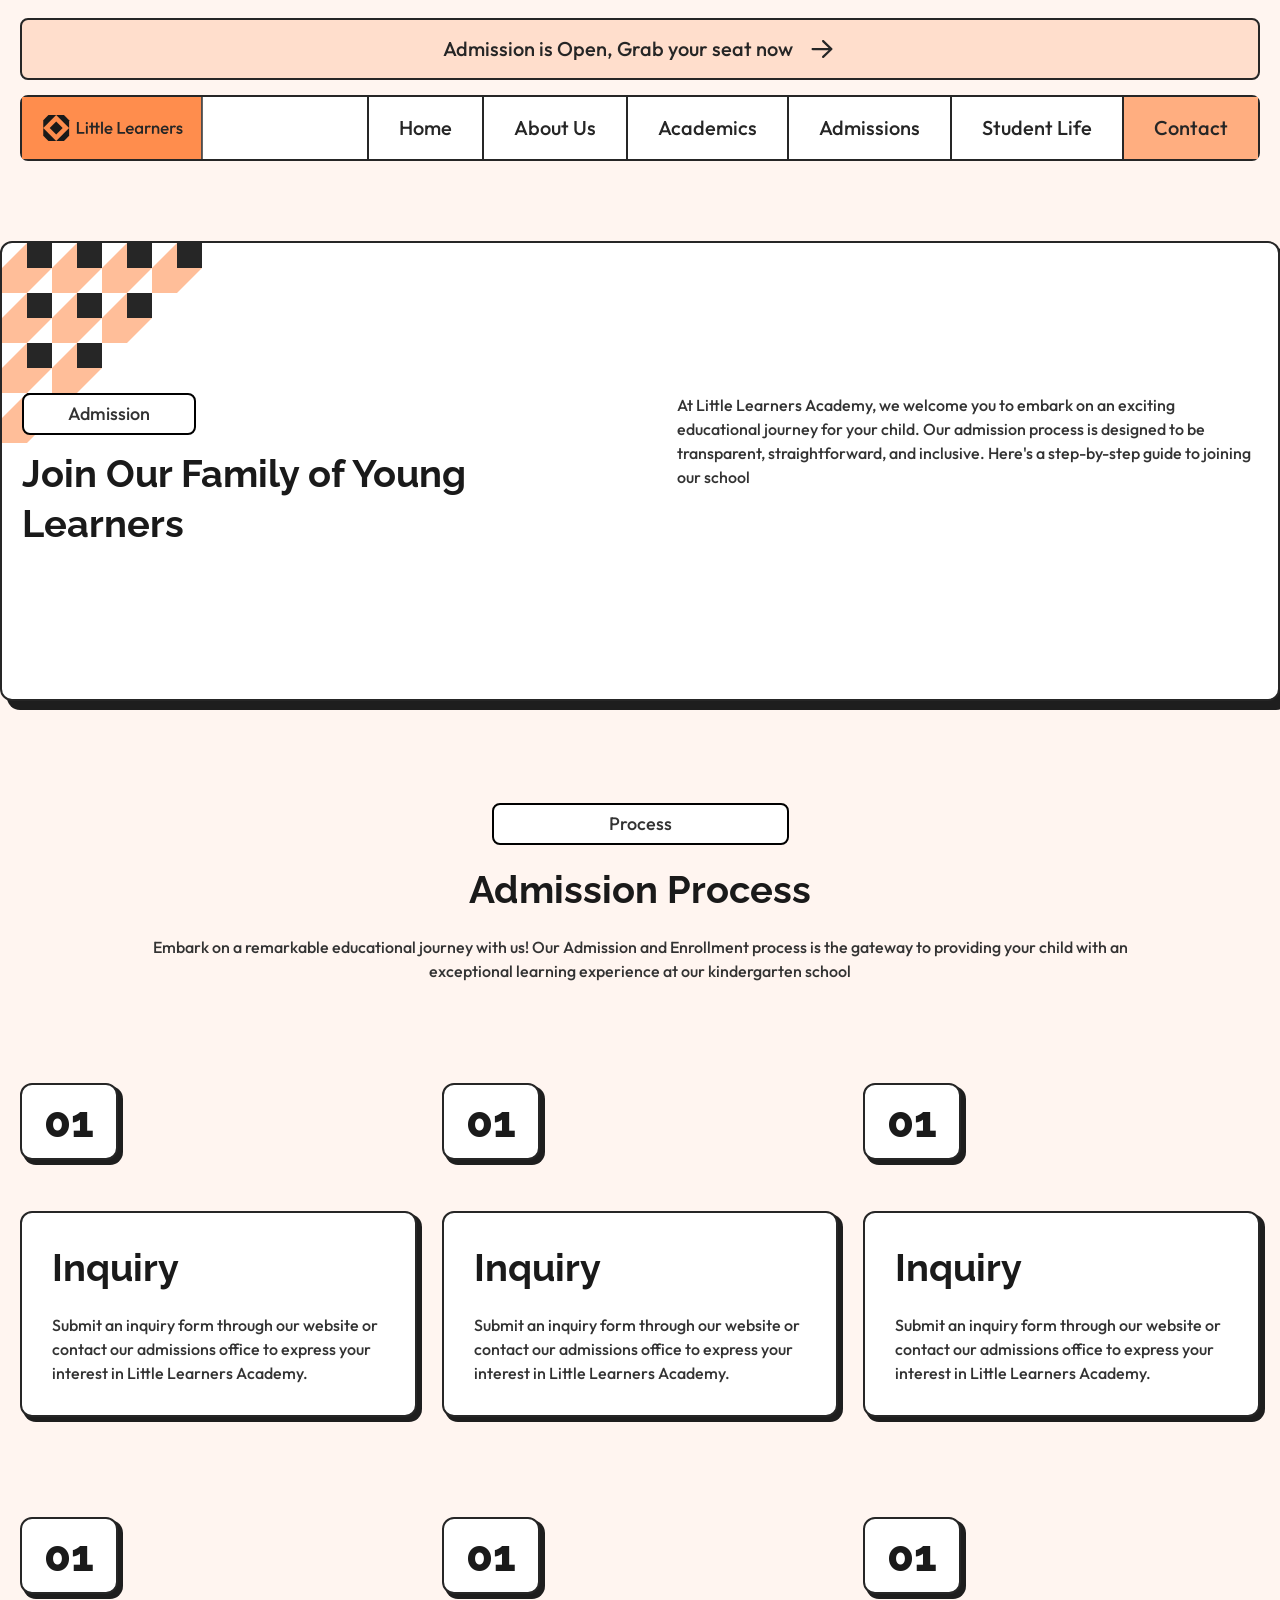
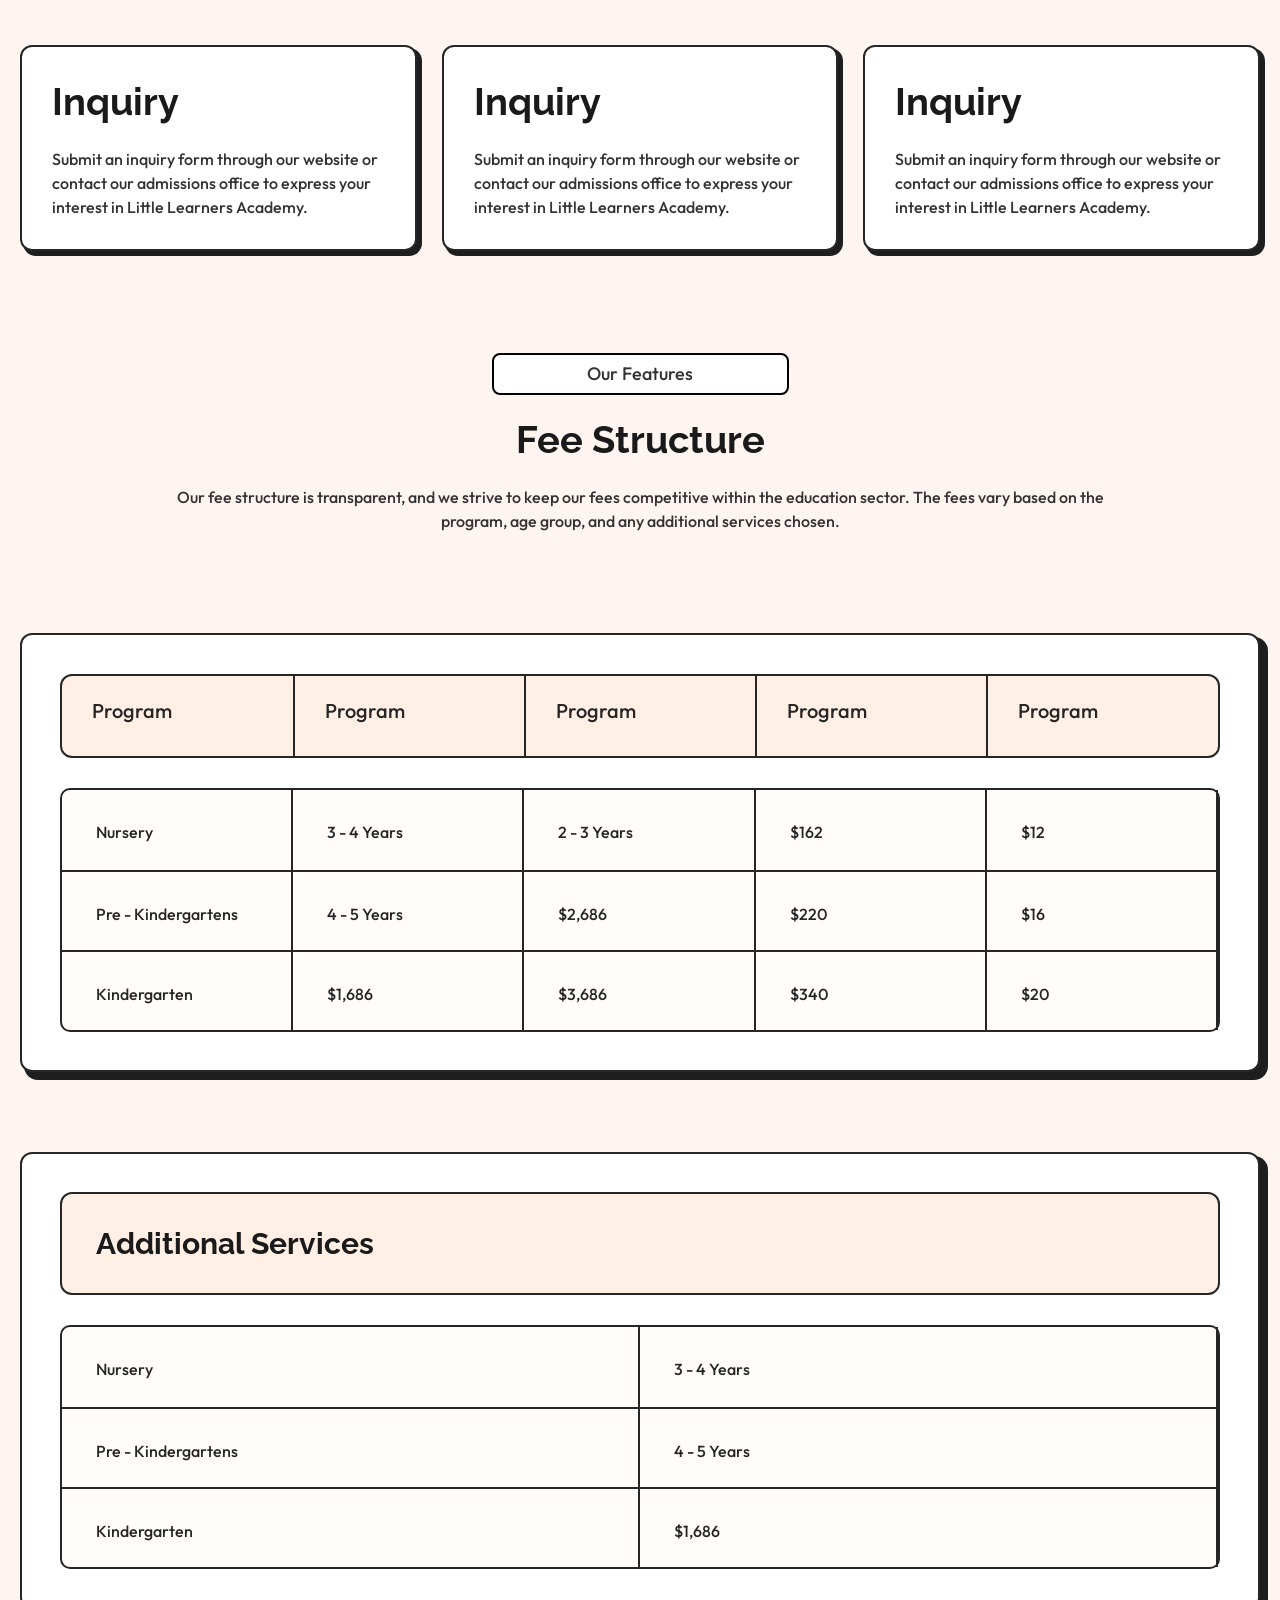
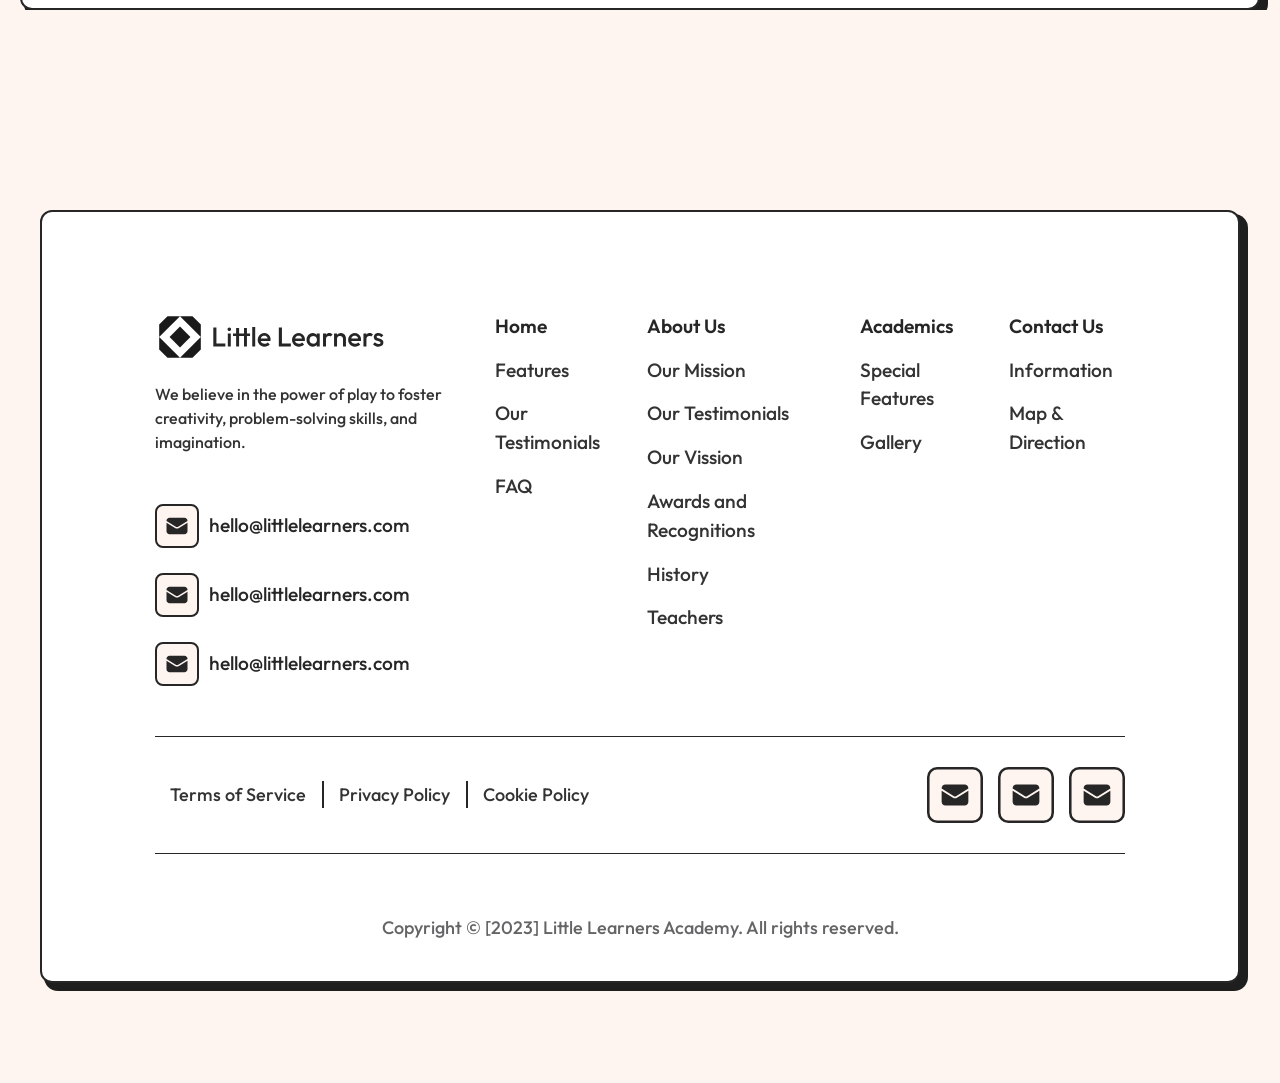
<file: admission.html>
<!DOCTYPE html>
<html lang="en">
<head>
    <meta charset="UTF-8">
    <meta name="viewport" content="width=device-width, initial-scale=1.0">
    <title>Document</title>
    <link rel="stylesheet" href="css/style.css">
</head>
<body>
    <div data-include="includes/header.html" class="header"></div>
    <section class="banner">
        <div class="banner__content container">
            <div class="banner__content-info">
                <div class="banner__info-left">
                    <p class="banner__left-subtitle subtitle">Admission</p>
                    <h1 class="banner__left-title">Join Our Family of Young Learners</h1>
                </div>
                <div class="banner__info-right">
                    <p class="banner__right-text text">At Little Learners Academy, we welcome you to embark on an exciting educational journey for your child. Our admission process is designed to be transparent, straightforward, and inclusive. Here's a step-by-step guide to joining our school</p>
                </div>
            </div>
        </div>
    </section>
    <section class="process section">
        <div class="process__content container">
            <div class="process__content-info info">
                <p class="process__info-subtitle subtitle">Process</p>
                <h2 class="process__info-title title">Admission Process</h2>
                <p class="process__info-text text">Embark on a remarkable educational journey with us! Our Admission and Enrollment process is the gateway to providing your child with an exceptional learning experience at our kindergarten school</p>
            </div>
            <div class="process__content-wrap">
                <div class="process__wrap-flex">
                    <div class="process__flex-number">
                        <span>01</span>
                    </div>
                    <div class="process__flex-body">
                        <h5 class="process__body-name">Inquiry</h5>
                        <p class="process__body-text text">Submit an inquiry form through our website or contact our admissions office to express your interest in Little Learners Academy.</p>
                    </div>
                </div>
                <div class="process__wrap-flex">
                    <div class="process__flex-number">
                        <span>01</span>
                    </div>
                    <div class="process__flex-body">
                        <h5 class="process__body-name">Inquiry</h5>
                        <p class="process__body-text text">Submit an inquiry form through our website or contact our admissions office to express your interest in Little Learners Academy.</p>
                    </div>
                </div>
                <div class="process__wrap-flex">
                    <div class="process__flex-number">
                        <span>01</span>
                    </div>
                    <div class="process__flex-body">
                        <h5 class="process__body-name">Inquiry</h5>
                        <p class="process__body-text text">Submit an inquiry form through our website or contact our admissions office to express your interest in Little Learners Academy.</p>
                    </div>
                </div>
                <div class="process__wrap-flex">
                    <div class="process__flex-number">
                        <span>01</span>
                    </div>
                    <div class="process__flex-body">
                        <h5 class="process__body-name">Inquiry</h5>
                        <p class="process__body-text text">Submit an inquiry form through our website or contact our admissions office to express your interest in Little Learners Academy.</p>
                    </div>
                </div>
                <div class="process__wrap-flex">
                    <div class="process__flex-number">
                        <span>01</span>
                    </div>
                    <div class="process__flex-body">
                        <h5 class="process__body-name">Inquiry</h5>
                        <p class="process__body-text text">Submit an inquiry form through our website or contact our admissions office to express your interest in Little Learners Academy.</p>
                    </div>
                </div>
                <div class="process__wrap-flex">
                    <div class="process__flex-number">
                        <span>01</span>
                    </div>
                    <div class="process__flex-body">
                        <h5 class="process__body-name">Inquiry</h5>
                        <p class="process__body-text text">Submit an inquiry form through our website or contact our admissions office to express your interest in Little Learners Academy.</p>
                    </div>
                </div>
            </div>
        </div>
    </section>
    <section class="possibilities">
        <div class="possibilities__content container">
            <div class="possibilities__content-info info">
                <p class="possibilities__info-subtitle subtitle">Our Features</p>
                <h2 class="possibilities__info-title title">Fee Structure</h2>
                <P class="possibilities__info-text text">Our fee structure is transparent, and we strive to keep our fees competitive within the education sector. The fees vary based on the program, age group, and any additional services chosen.</P>
            </div>
            <div class="possibilities__content-body">
                <div class="possibilities__body-column">
                    <table class="possibilities__column-table">
                        <div class="possibilities__table-header">
                            <div class="possibilities__header-name" style="border-left: none;">
                                <span>Program</span>
                            </div>
                            <div class="possibilities__header-name">
                                <span>Program</span>
                            </div>
                            <div class="possibilities__header-name">
                                <span>Program</span>
                            </div>
                            <div class="possibilities__header-name">
                                <span>Program</span>
                            </div>
                            <div class="possibilities__header-name">
                                <span>Program</span>
                            </div>
                        </div>
                        <div class="possibilities__table-subbody">
                            <div class="possibilities__subbody-wrap">
                                <div class="possibilities__wrap-flex" style="border-top: none; " >
                                    <span>Nursery</span>
                                </div>
                                <div class="possibilities__wrap-flex">
                                    <span>Pre - Kindergartens</span>
                                </div>
                                <div class="possibilities__wrap-flex">
                                    <span>Kindergarten</span>
                                </div>
                            </div>
                            <div class="possibilities__subbody-wrap">
                                <div class="possibilities__wrap-flex"  style="border-top: none; " >
                                    <span>3 - 4 Years</span>
                                </div>
                                <div class="possibilities__wrap-flex">
                                    <span>4 - 5 Years</span>
                                </div>
                                <div class="possibilities__wrap-flex">
                                    <span>$1,686</span>
                                </div>
                            </div>
                            <div class="possibilities__subbody-wrap">
                                <div class="possibilities__wrap-flex"  style="border-top: none; " >
                                    <span>2 - 3 Years</span>
                                </div>
                                <div class="possibilities__wrap-flex">
                                        <span>$2,686</span>
                                </div>
                                <div class="possibilities__wrap-flex">
                                        <span>$3,686</span>
                                </div>

                            </div>
                            <div class="possibilities__subbody-wrap">
                                <div class="possibilities__wrap-flex"  style="border-top: none; " >
                                    <span>$162</span>
                                </div>
                                <div class="possibilities__wrap-flex">
                                    <span>$220</span>
                                </div>
                                <div class="possibilities__wrap-flex">
                                    <span>$340</span>
                                </div>
                            </div>
                            <div class="possibilities__subbody-wrap">
                                <div class="possibilities__wrap-flex"  style="border-top: none; " >
                                    <span>$12</span>
                                </div>
                                <div class="possibilities__wrap-flex">
                                    <span>$16</span>
                                </div>
                                <div class="possibilities__wrap-flex">
                                    <span>$20</span>
                                
                                </div>

                            </div>
                        </div>
                    </table>
                </div>
                <div class="possibilities__body-column column">
                    <table class="possibilities__column-table">
                        <div class="possibilities__table-top">
                            <h5 class="possibilities__top-name">Additional Services</h5>
                        </div>
                         <div class="possibilities__table-subbody">
                            <div class="possibilities__subbody-wrap">
                                <div class="possibilities__wrap-flex" style="border-top: none;">
                                    <span>Nursery</span>
                                </div>
                                <div class="possibilities__wrap-flex">
                                    <span>Pre - Kindergartens</span>
                                </div>
                                <div class="possibilities__wrap-flex">
                                    <span>Kindergarten</span>
                                </div>
                            </div>
                            <div class="possibilities__subbody-wrap">
                                <div class="possibilities__wrap-flex" style="border-top: none;">
                                    <span>3 - 4 Years</span>
                                </div>
                                <div class="possibilities__wrap-flex">
                                    <span>4 - 5 Years</span>
                                </div>
                                <div class="possibilities__wrap-flex">
                                    <span>$1,686</span>
                                </div>
                            </div>
                        </div>
                    </table>
                </div>
            </div>
        </div>
    </section>
    <div data-include="includes/footer.html" class="footer"></div>
    <script src="js/app.js"></script>
</body>
</html>
</file>
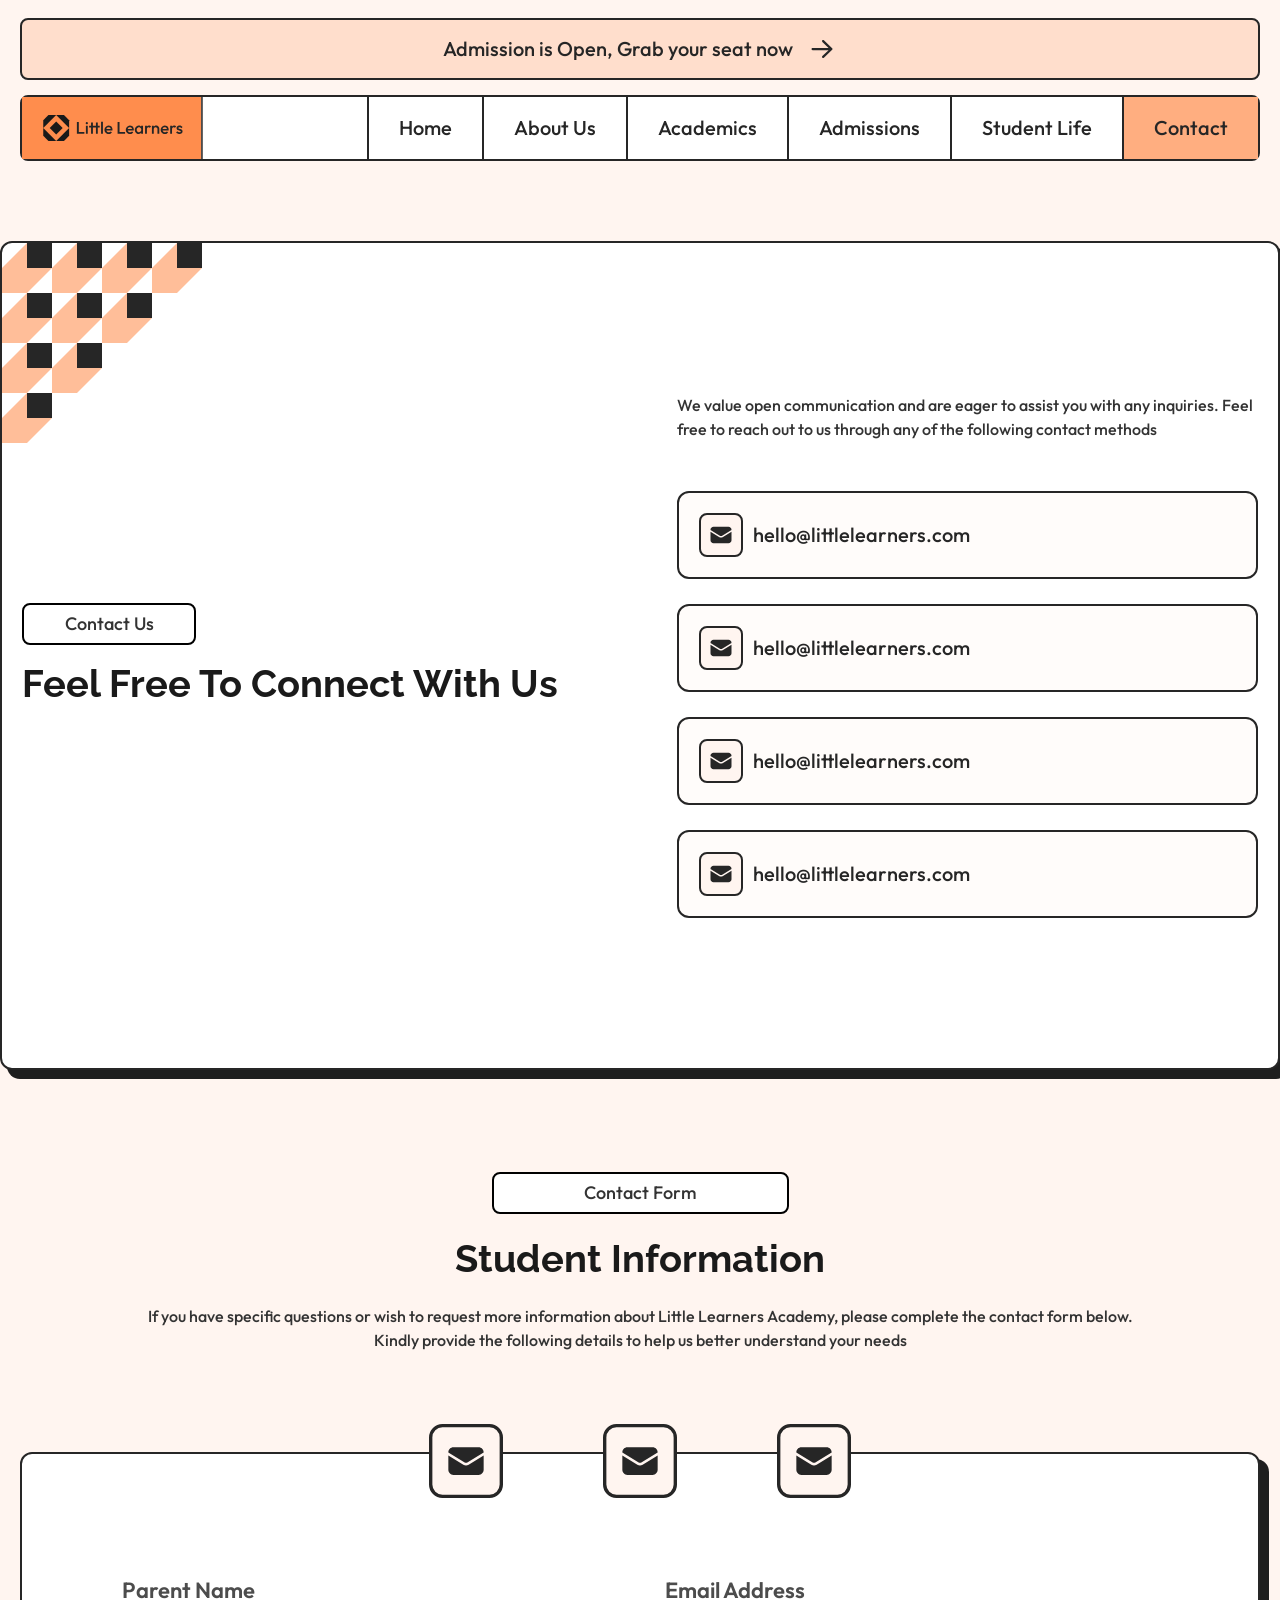
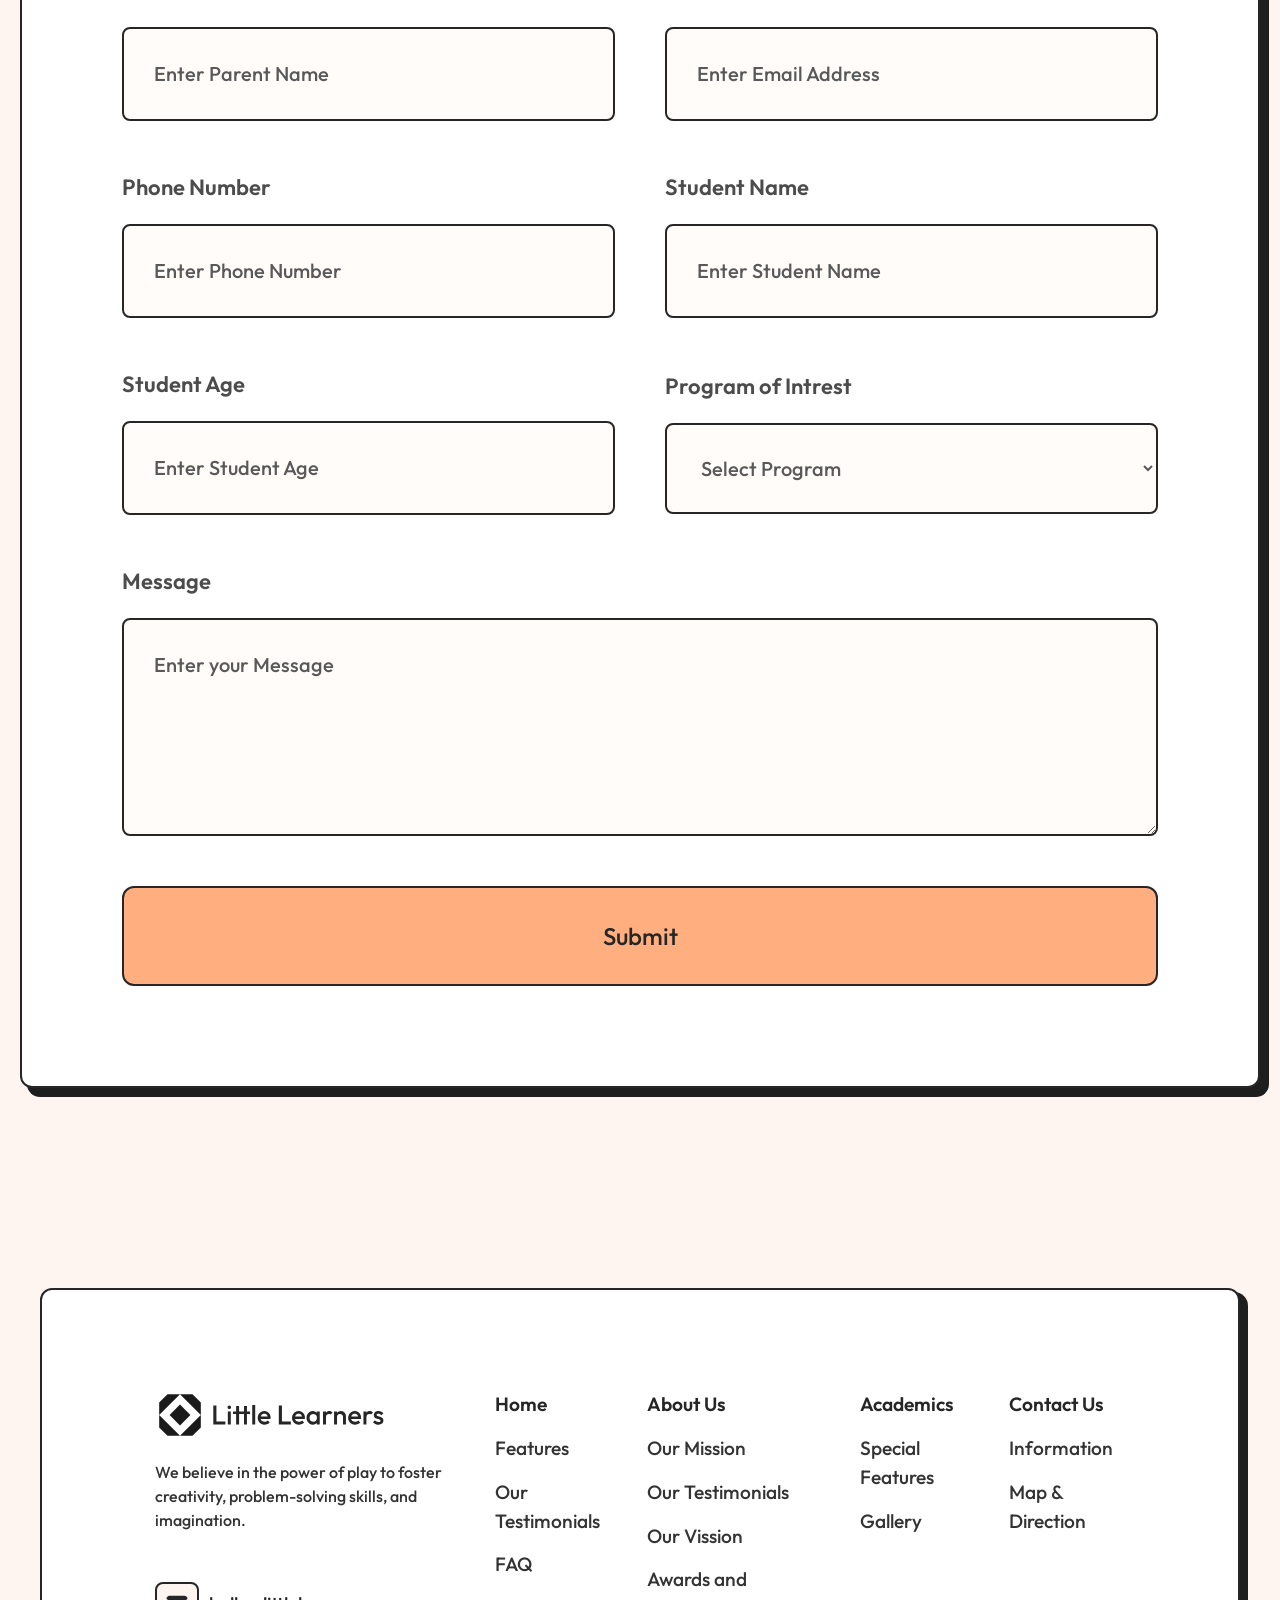
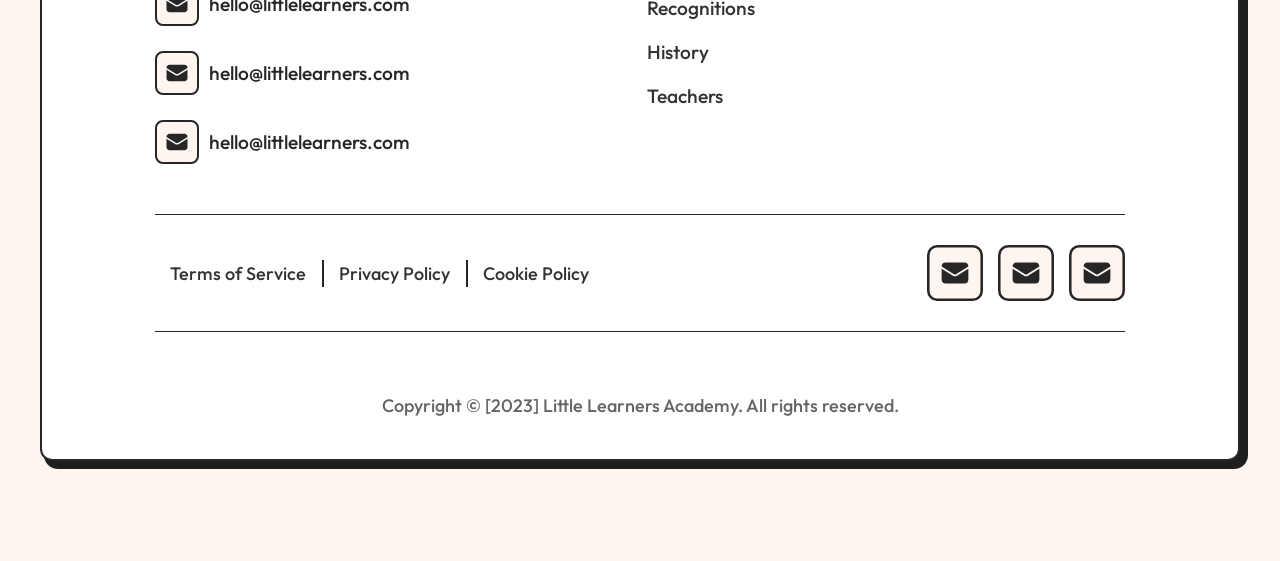
<file: contact.html>
<!DOCTYPE html>
<html lang="en">
<head>
    <meta charset="UTF-8">
    <meta name="viewport" content="width=device-width, initial-scale=1.0">
    <title>Document</title>
    <link rel="stylesheet" href="css/style.css">
</head>
<body>
    <div data-include="includes/header.html" class="header"></div>
    <section class="banner">
        <div class="banner__content container">
            <div class="banner__content-info" style="align-items: center;">
                <div class="banner__info-left">
                    <p class="banner__left-subtitle subtitle">Contact Us</p>
                    <h1 class="banner__left-title">Feel Free To Connect With Us</h1>
                </div>
                <div class="banner__info-right">
                    <p class="banner__right-text text">We value open communication and are eager to assist you with any inquiries. Feel free to reach out to us through any of the following contact methods</p>
                    <div class="banner__right-social">
                        <a href="#" class="banner__social-link">
                            <img src="images/socil-1.svg" alt="">
                            <span>hello@littlelearners.com</span>
                        </a>
                        <a href="#" class="banner__social-link">
                            <img src="images/socil-1.svg" alt="">
                            <span>hello@littlelearners.com</span>
                        </a>
                        <a href="#" class="banner__social-link">
                            <img src="images/socil-1.svg" alt="">
                            <span>hello@littlelearners.com</span>
                        </a>
                        <a href="#" class="banner__social-link">
                            <img src="images/socil-1.svg" alt="">
                            <span>hello@littlelearners.com</span>
                        </a>
                    </div>
                </div>
            </div>
        </div>
    </section>
    <section class="contact section-top">
        <div class="contact__content container">
            <div class="contact__content-info info">
                <p class="contact__info-subtitle subtitle">Contact Form</p>
                <h2 class="contact__info-title title">Student Information</h2>
                <p class="contact__info-text text">If you have specific questions or wish to request more information about Little Learners Academy, please complete the contact form below. Kindly provide the following details to help us better understand your needs</p>
            </div>
            <div class="contact__content-body">
                <div class="contact__body-social">
                    <a href="#" class="contact__social-link">
                        <img src="images/socil-1.svg" alt="socil-1" srcset="">
                    </a>
                    <a href="#" class="contact__social-link">
                        <img src="images/socil-1.svg" alt="socil-1" srcset="">
                    </a>
                    <a href="#" class="contact__social-link">
                        <img src="images/socil-1.svg" alt="socil-1" srcset="">
                    </a>
                </div>
                <form action="" class="contact__body-form">
                    <div class="contact__form-row">
                        <div class="contact__row-group">
                            <label for="" class="contact__group-label">Parent Name</label>
                            <input type="text" class="contact__group-input" placeholder="Enter Parent Name">
                        </div>
                        <div class="contact__row-group">
                            <label for="" class="contact__group-label">Email Address</label>
                            <input type="email" class="contact__group-input" placeholder="Enter Email Address">
                        </div>
                    </div>
                    <div class="contact__form-row">
                        <div class="contact__row-group">
                            <label for="" class="contact__group-label">Phone Number</label>
                            <input type="tel" class="contact__group-input" placeholder="Enter Phone Number">
                        </div>
                        <div class="contact__row-group">
                            <label for="" class="contact__group-label">Student Name</label>
                            <input type="text" class="contact__group-input" placeholder="Enter Student Name">
                        </div>
                    </div>
                    <div class="contact__form-row">
                        <div class="contact__row-group">
                            <label for="" class="contact__group-label">Student Age</label>
                            <input type="number" class="contact__group-input" placeholder="Enter Student Age">
                        </div>
                        <div class="contact__row-group">
                            <label for="" class="contact__group-label">Program of Intrest</label>
                            <select class="contact__group-input select" name="" id="">
                                <option class="contact__select-option">Select Program</option>
                                <option class="contact__select-option">Web Development</option>
                                <option class="contact__select-option">Robotics</option>
                                <option class="contact__select-option">Design</option>             
                            </select>
                        </div>
                    </div>
                    <div class="contact__form-row">
                        <div class="contact__form-row">
                            <div class="contact__row-group">
                                <label for="" class="contact__group-label">Message</label>
                                <textarea class="contact__group-input textarea" placeholder="Enter your Message"></textarea>
                            </div>
                        </div>
                    </div>
                    <button class="contact__form-button">Submit</button>
                </form>
            </div>
        </div>
    </section>
    <div data-include="includes/footer.html" class="footer"></div>
    <script src="js/app.js"></script>
</body>
</html>
</file>
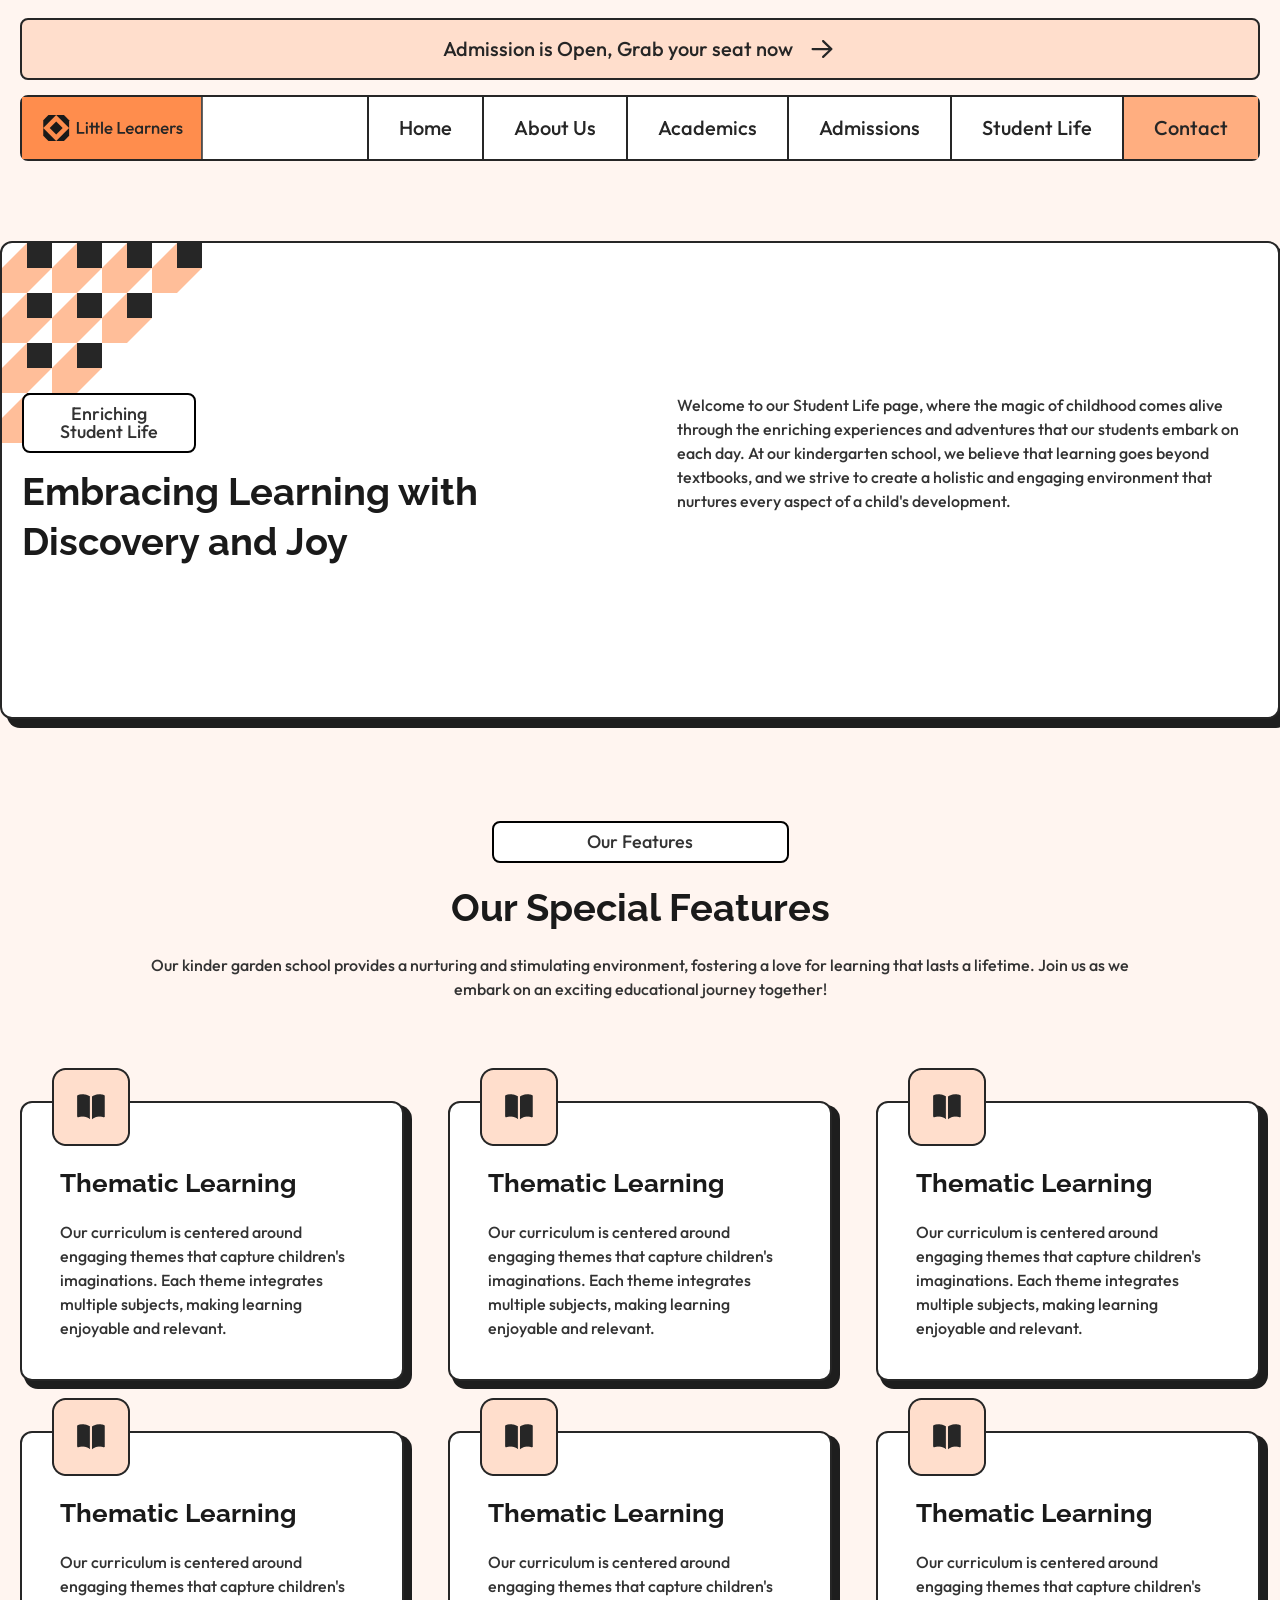
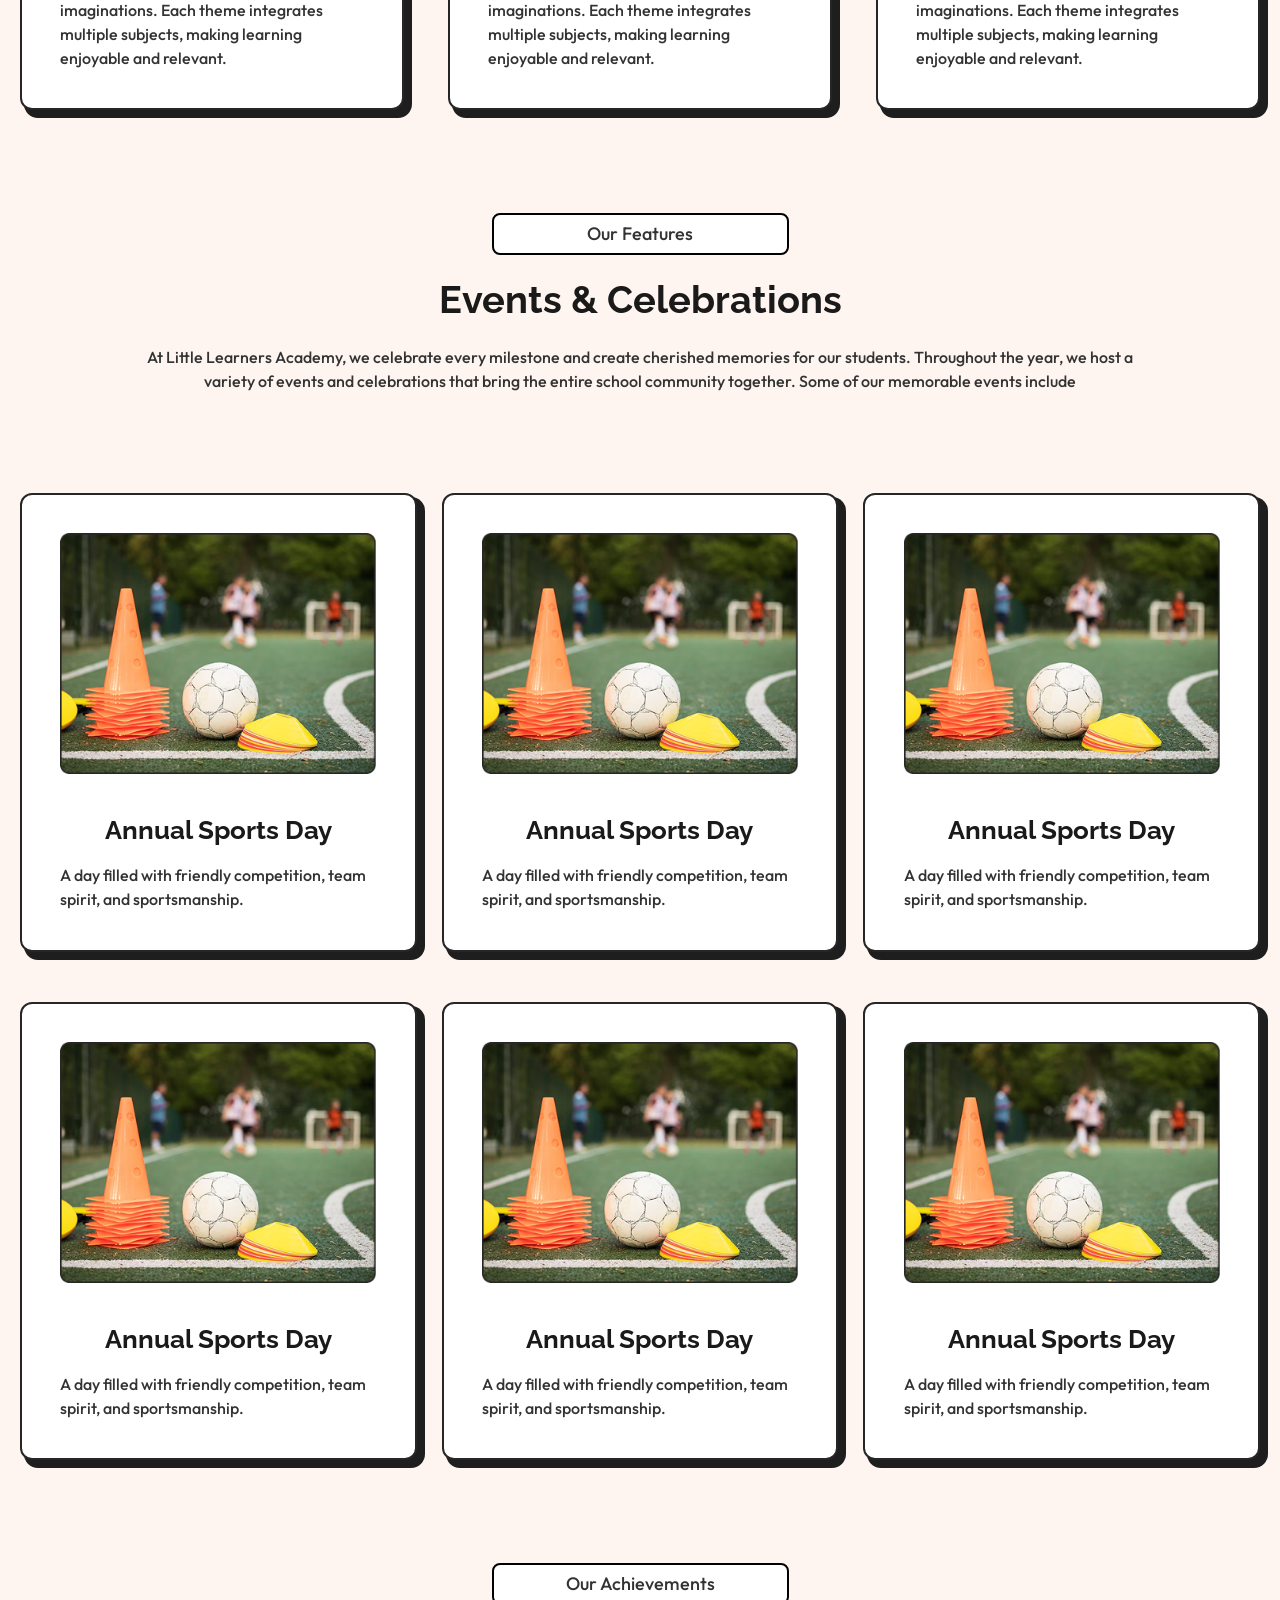
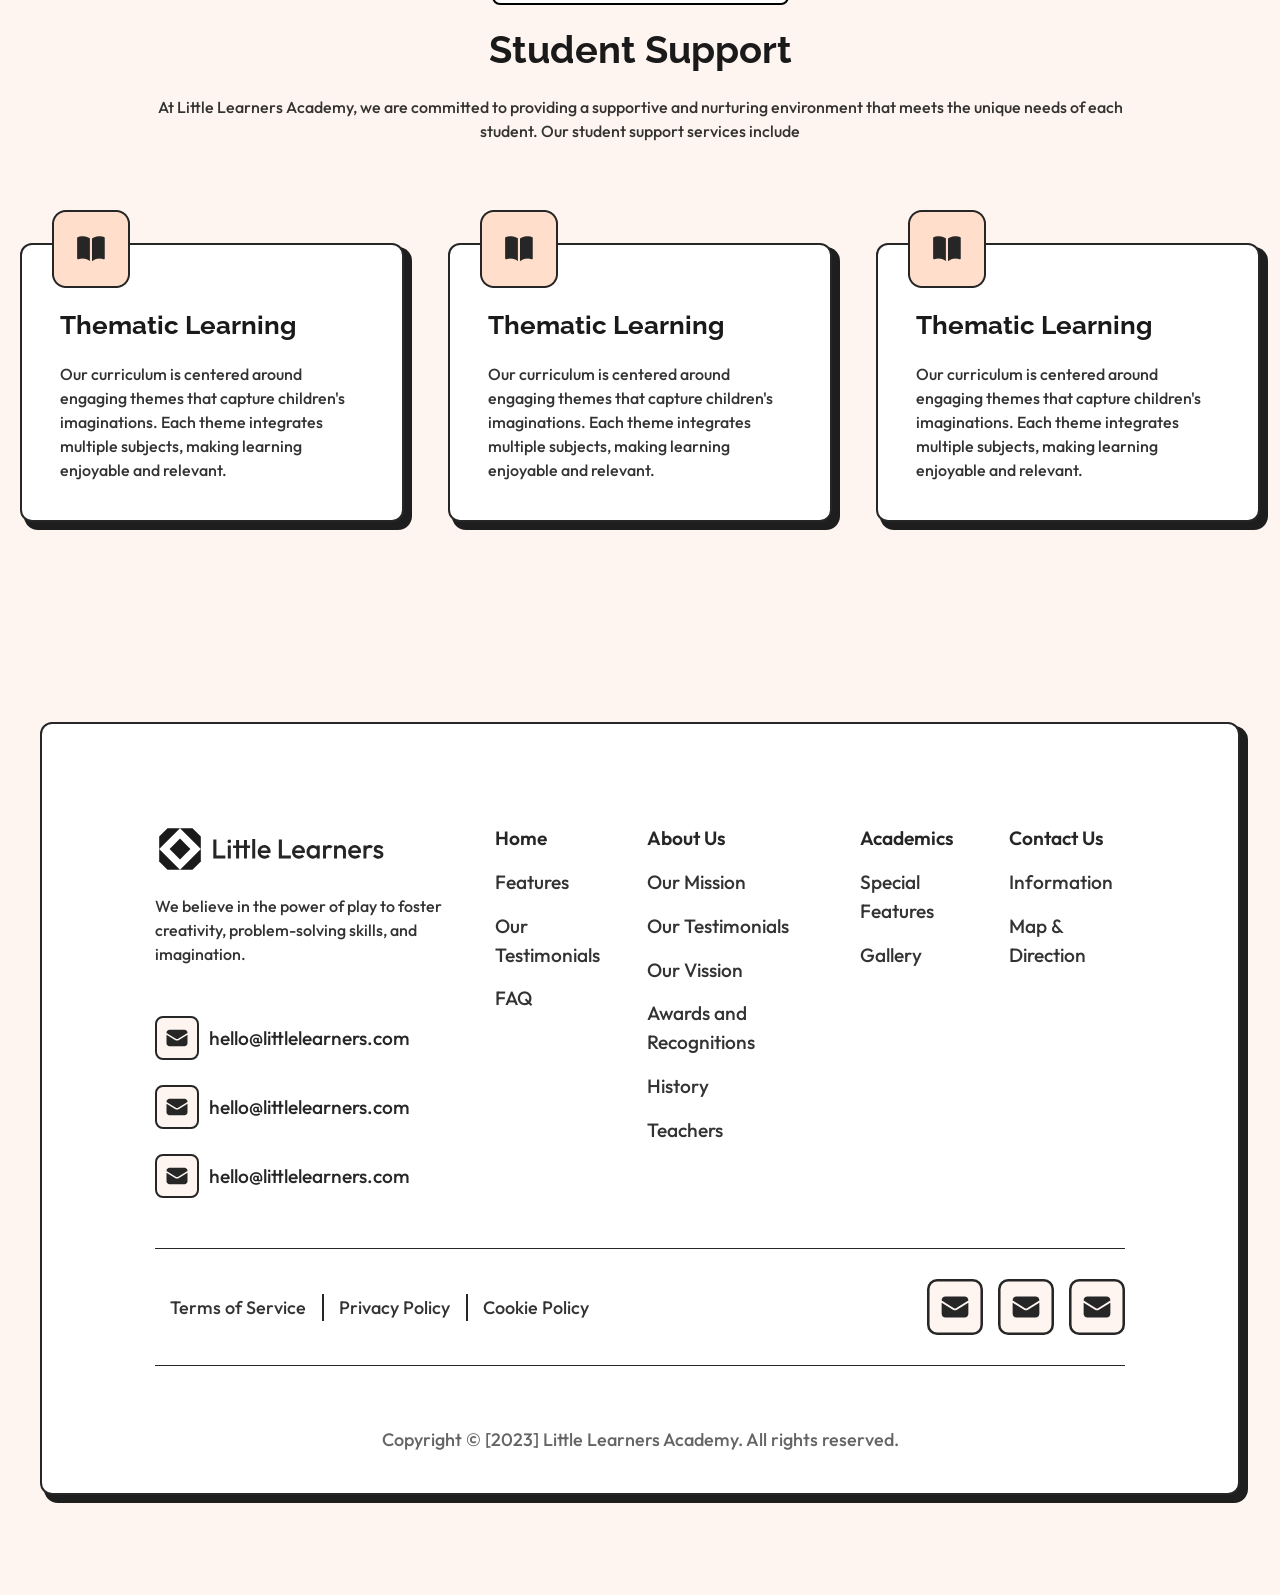
<file: student.html>
<!DOCTYPE html>
<html lang="en">
<head>
    <meta charset="UTF-8">
    <meta name="viewport" content="width=device-width, initial-scale=1.0">
    <title>Document</title>
    <link rel="stylesheet" href="css/style.css">
</head>
<body>
    <div data-include="includes/header.html" class="header"></div>
    <section class="banner">
        <div class="banner__content container">
            <div class="banner__content-info">
                <div class="banner__info-left">
                    <p class="banner__left-subtitle subtitle">Enriching Student Life</p>
                    <h1 class="banner__left-title">Embracing Learning with Discovery and Joy</h1>
                </div>
                <div class="banner__info-right">
                    <p class="banner__right-text text">Welcome to our Student Life page, where the magic of childhood comes alive through the enriching experiences and adventures that our students embark on each day. At our kindergarten school, we believe that learning goes beyond textbooks, and we strive to create a holistic and engaging environment that nurtures every aspect of a child's development.</p>
                </div>
            </div>
        </div>
    </section>
    <div data-include="templat/features.html" class="features"></div>
    <section class="celebrations">
        <div class="celebrations__content container">
            <div class="celebrations__content-info info">
                <p class="celebrations__info-subtitle subtitle">Our Features</p>
                <h2 class="celebrations__info-title title">Events & Celebrations</h2>
                <p class="celebrations__info-text text">At Little Learners Academy, we celebrate every milestone and create cherished memories for our students. Throughout the year, we host a variety of events and celebrations that bring the entire school community together. Some of our memorable events include</p>
            </div>
            <div class="celebrations__content-wrap">
                <div class="celebrations__wrap-flex">
                    <div class="celebrations__flex-bg">
                        <img src="images/celebrations-1.png" alt="celebrations-1">
                    </div>
                    <h5 class="celebrations__flex-name">Annual Sports Day</h5>
                    <p class="celebrations__flex-text text">A day filled with friendly competition, team spirit, and sportsmanship.</p>
                </div>
                <div class="celebrations__wrap-flex">
                    <div class="celebrations__flex-bg">
                        <img src="images/celebrations-1.png" alt="celebrations-1">
                    </div>
                    <h5 class="celebrations__flex-name">Annual Sports Day</h5>
                    <p class="celebrations__flex-text text">A day filled with friendly competition, team spirit, and sportsmanship.</p>
                </div>
                <div class="celebrations__wrap-flex">
                    <div class="celebrations__flex-bg">
                        <img src="images/celebrations-1.png" alt="celebrations-1">
                    </div>
                    <h5 class="celebrations__flex-name">Annual Sports Day</h5>
                    <p class="celebrations__flex-text text">A day filled with friendly competition, team spirit, and sportsmanship.</p>
                </div>
                <div class="celebrations__wrap-flex">
                    <div class="celebrations__flex-bg">
                        <img src="images/celebrations-1.png" alt="celebrations-1">
                    </div>
                    <h5 class="celebrations__flex-name">Annual Sports Day</h5>
                    <p class="celebrations__flex-text text">A day filled with friendly competition, team spirit, and sportsmanship.</p>
                </div>
                <div class="celebrations__wrap-flex">
                    <div class="celebrations__flex-bg">
                        <img src="images/celebrations-1.png" alt="celebrations-1">
                    </div>
                    <h5 class="celebrations__flex-name">Annual Sports Day</h5>
                    <p class="celebrations__flex-text text">A day filled with friendly competition, team spirit, and sportsmanship.</p>
                </div>
                <div class="celebrations__wrap-flex">
                    <div class="celebrations__flex-bg">
                        <img src="images/celebrations-1.png" alt="celebrations-1">
                    </div>
                    <h5 class="celebrations__flex-name">Annual Sports Day</h5>
                    <p class="celebrations__flex-text text">A day filled with friendly competition, team spirit, and sportsmanship.</p>
                </div>
            </div>
        </div>
    </section>
    <section class="support section-top">
        <div class="support__content container">
            <div class="support__content-info info">
                <p class="celebrations__info-subtitle subtitle">Our Achievements</p>
                <h2 class="celebrations__info-title title">Student Support</h2>
                <p class="celebrations__info-text text">At Little Learners Academy, we are committed to providing a supportive and nurturing environment that meets the unique needs of each student. Our student support services include</p>
            </div>
            <div class="features__content-wrap">
                <div class="features__wrao-flex">
                    <div class="features__flex-logo">
                        <img src="images/featuresLogo-1.png" alt="featuresLogo-1">
                    </div>
                    <h5 class="features__flex-name">Thematic Learning</h5>
                    <p class="features__flex-text text">Our curriculum is centered around engaging themes that capture children's imaginations. Each theme integrates multiple subjects, making learning enjoyable and relevant.</p>
                </div>
                <div class="features__wrao-flex">
                    <div class="features__flex-logo">
                        <img src="images/featuresLogo-1.png" alt="featuresLogo-1">
                    </div>
                    <h5 class="features__flex-name">Thematic Learning</h5>
                    <p class="features__flex-text text">Our curriculum is centered around engaging themes that capture children's imaginations. Each theme integrates multiple subjects, making learning enjoyable and relevant.</p>
                </div>
                <div class="features__wrao-flex">
                    <div class="features__flex-logo">
                        <img src="images/featuresLogo-1.png" alt="featuresLogo-1">
                    </div>
                    <h5 class="features__flex-name">Thematic Learning</h5>
                    <p class="features__flex-text text">Our curriculum is centered around engaging themes that capture children's imaginations. Each theme integrates multiple subjects, making learning enjoyable and relevant.</p>
                </div>
            </div>
        </div>
    </section>
    <div data-include="includes/footer.html" class="footer"></div>
    <script src="js/app.js"></script>
</body>
</html>
</file>
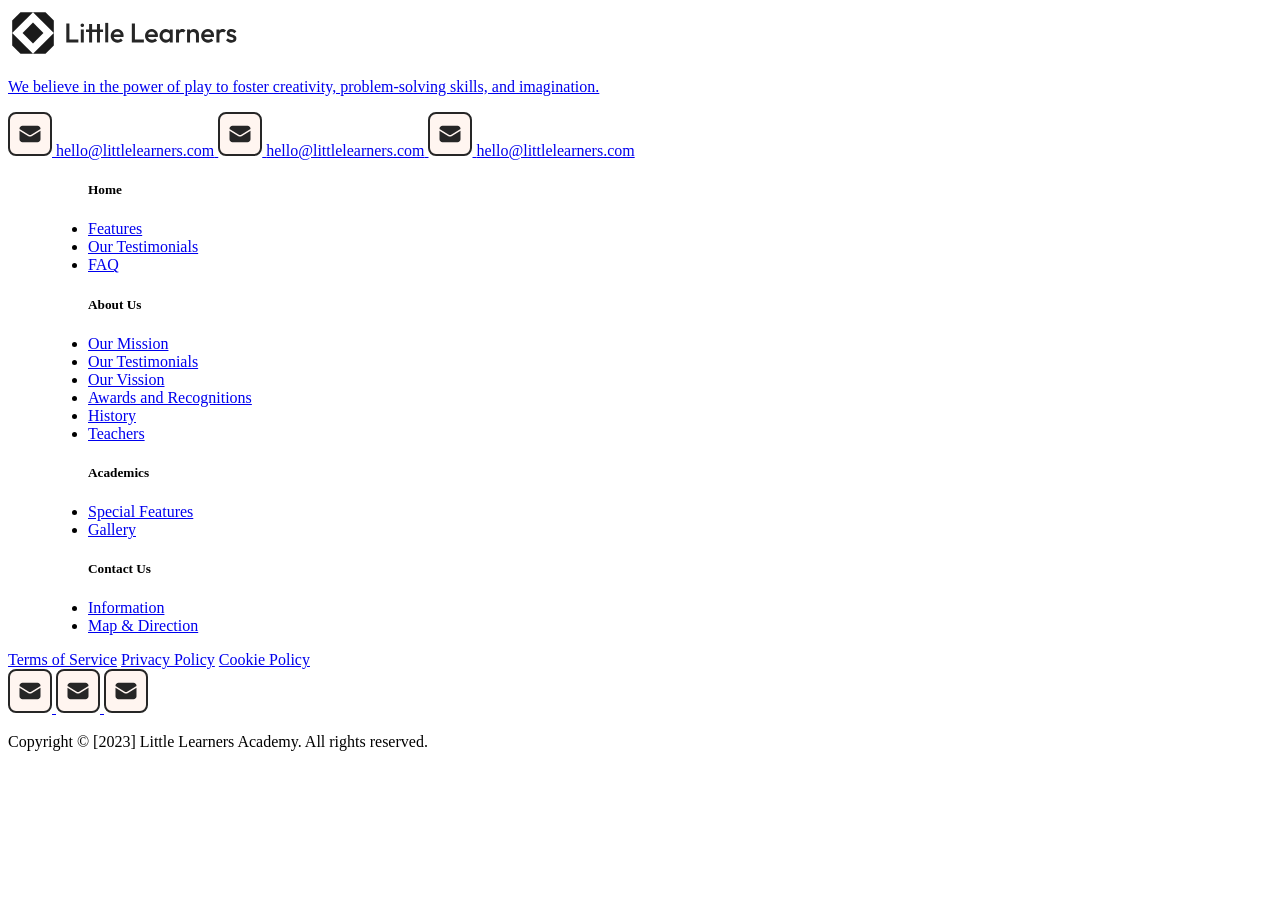
<file: includes/footer.html>
<!DOCTYPE html>
<html lang="en">
<head>
    <meta charset="UTF-8">
    <meta name="viewport" content="width=device-width, initial-scale=1.0">
    <title>Document</title>
</head>
<body>
    <footer class="footer">
        <div class="footer__content container">
            <div class="footer__content-top">
                <div class="footer__top-left">
                    <a href="#" class="footer__left-logo">
                        <img src="../images/Logo-footer.svg" alt="Logo-footer">
                        <p class="footer__left-text text">We believe in the power of play to foster creativity, problem-solving skills, and imagination.</p>
                    </a>
                    <div class="footer__left-socil">
                        <a href="#" class="footer__socil-link">
                            <img src="../images/socil-1.svg" alt="socil-1">
                            <span>hello@littlelearners.com</span>
                        </a>
                        <a href="#" class="footer__socil-link">
                            <img src="../images/socil-1.svg" alt="socil-1">
                            <span>hello@littlelearners.com</span>
                        </a>
                        <a href="#" class="footer__socil-link">
                            <img src="../images/socil-1.svg" alt="socil-1">
                            <span>hello@littlelearners.com</span>
                        </a>
                    </div>
                </div>
                <menu class="footer__top-menu">
                    <ul class="footer__menu-item">
                        <h5 class="footer__item-name">Home</h5>
                        <li class="footer__item-list"><a href="#" class="footer__list-link">Features</a></li>
                        <li class="footer__item-list"><a href="#" class="footer__list-link">Our Testimonials</a></li>
                        <li class="footer__item-list"><a href="#" class="footer__list-link">FAQ</a></li>
                    </ul>
                    <ul class="footer__menu-item">
                        <h5 class="footer__item-name">About Us</h5>
                        <li class="footer__item-list"><a href="#" class="footer__list-link">Our Mission</a></li>
                        <li class="footer__item-list"><a href="#" class="footer__list-link">Our Testimonials</a></li>
                        <li class="footer__item-list"><a href="#" class="footer__list-link">Our Vission</a></li>
                        <li class="footer__item-list"><a href="#" class="footer__list-link">Awards and Recognitions</a></li>
                        <li class="footer__item-list"><a href="#" class="footer__list-link">History</a></li>
                        <li class="footer__item-list"><a href="#" class="footer__list-link">Teachers</a></li>
                    </ul>
                    <ul class="footer__menu-item">
                        <h5 class="footer__item-name">Academics</h5>
                        <li class="footer__item-list"><a href="#" class="footer__list-link">Special Features</a></li>
                        <li class="footer__item-list"><a href="#" class="footer__list-link">Gallery</a></li>
                    </ul>
                    <ul class="footer__menu-item">
                        <h5 class="footer__item-name">Contact Us</h5>
                        <li class="footer__item-list"><a href="#" class="footer__list-link">Information</a></li>
                        <li class="footer__item-list"><a href="#" class="footer__list-link">Map & Direction</a></li>
                    </ul>
                </menu>
            </div>
            <div class="footer__content-banner">
                <div class="footer__banner-link">
                    <a href="#">Terms of Service</a>
                    <a href="#">Privacy Policy</a>
                    <a href="#">Cookie Policy</a>
                </div>
                <div class="footer__banner-social">
                    <a href="#">
                        <img src="../images/socil-1.svg" alt="">
                    </a>
                    <a href="#">
                        <img src="../images/socil-1.svg" alt="">
                    </a>
                    <a href="#">
                        <img src="../images/socil-1.svg" alt="">
                    </a>
                </div>
            </div>
            <div class="footer__content-bottom">
                <p class="footer__bottom-name">Copyright © [2023] Little Learners Academy. All rights reserved.</p>
            </div>
        </div>
    </footer>
</body>
</html>
</file>
<file: css/style.css>
@import url("https://fonts.googleapis.com/css2?family=Inter:ital,opsz,wght@1,14..32,100..900&family=Outfit:wght@100..900&family=Raleway:ital,wght@0,100..900;1,100..900&display=swap");
@import url("https://fonts.googleapis.com/css2?family=Outfit:wght@100..900&family=Raleway:ital,wght@0,100..900;1,100..900&display=swap");
@import url("https://fonts.googleapis.com/css2?family=Raleway:ital,wght@0,100..900;1,100..900&display=swap");
* {
  padding: 0;
  margin: 0;
  border: 0;
}

*, *:before, *:after {
  box-sizing: border-box;
}

:focus, :active {
  outline: none;
}

a:focus, a:active {
  outline: none;
}

nav, footer, header, aside {
  display: block;
}

html, body {
  height: 100%;
  width: 100%;
  font-size: 100%;
  line-height: 1;
  font-size: 14px;
  -ms-text-size-adjust: 100%;
  -moz-text-size-adjust: 100%;
  -webkit-text-size-adjust: 100%;
}

input, button, textarea {
  font-family: inherit;
}

input::-ms-clear {
  display: none;
}

button {
  cursor: pointer;
}

button::-moz-focus-inner {
  padding: 0;
  border: 0;
}

a, a:visited {
  text-decoration: none;
}

a:hover {
  text-decoration: none;
}

ul li {
  list-style: none;
}

img {
  vertical-align: top;
}

h1, h2, h3, h4, h5, h6 {
  font-size: inherit;
  font-weight: inherit;
}

/*--------------------*/
body {
  font-family: "Outfit", sans-serif;
  background: #fff5f0;
}

.container {
  position: relative;
  max-width: 1640px;
  margin: 0 auto;
  padding: 0 20px;
}

.section {
  margin: clamp(80px, 8vw, 200px) 0;
}

.section-top {
  margin-top: clamp(80px, 8vw, 200px);
}

.info {
  max-width: 990px;
  margin: 0 auto;
  margin-bottom: 100px;
  text-align: center;
}

.subtitle {
  max-width: 30%;
  margin: 0 auto;
  border: 2px solid #000;
  border-radius: 8px;
  padding: 10px 20px;
  font-family: "Outfit", sans-serif;
  font-weight: 500;
  font-size: clamp(14px, 1.5vw, 18px);
  text-align: center;
  color: #333;
  background: #fff;
}

.title {
  margin: 20px 0;
  font-family: "Raleway", sans-serif;
  font-weight: 700;
  font-size: clamp(38px, 3vw, 58px);
  line-height: 130%;
  text-align: center;
  color: #1a1a1a;
}

.text {
  font-family: "Outfit", sans-serif;
  font-weight: 500;
  font-size: clamp(16px, 1vw, 20px);
  line-height: 150%;
  color: #333;
}

.header {
  margin: 18px 0 80px;
}
.header__content {
  max-width: 1860px;
  padding: 0 20px;
  overflow: hidden;
}
.header__content-banner {
  margin-bottom: 15px;
  padding: 14px 0;
  background: #ffdecc;
  border: 2px solid #262626;
  border-radius: 8px;
  display: flex;
  align-items: center;
  justify-content: center;
  gap: 14px;
  transition: 0.3s;
}
.header__content-banner.scrolled {
  transform: translateY(-100%);
  opacity: 0;
}
.header__banner-text {
  font-family: "Outfit", sans-serif;
  font-weight: 500;
  font-size: clamp(14px, 3vw, 20px);
  line-height: 150%;
  color: #262626;
}
.header__content-novbar {
  height: 66px;
  display: flex;
  align-items: center;
  justify-content: space-between;
  background: #fff;
  border: 2px solid #262626;
  border-radius: 8px;
}
.header__content-novbar.scrolled {
  position: fixed;
  top: 0;
  left: 50%;
  transform: translateX(-50%);
  width: 100%;
  max-width: 1860px;
  margin: 0 auto;
  z-index: 99;
}
.header__novbar-logo {
  height: 100%;
  border-radius: 8px;
}
.header__novbar-logo img {
  width: 100%;
  height: 100%;
  -o-object-fit: contain;
     object-fit: contain;
}
.header__novbar-menu {
  height: 100%;
  display: flex;
  align-items: center;
  justify-content: space-between;
}
.header__menu-item {
  height: 100%;
  display: flex;
  align-items: center;
  justify-content: space-between;
}
.header__item-list {
  height: 100%;
  border-left: 2px solid #262626;
  transition: all 0.3s ease-in;
}
.header__item-list:hover {
  background: #ffefe5;
}
.header__list-link {
  padding: 21px 30px;
  display: block;
  width: 100%;
  height: 100%;
  font-family: "Outfit", sans-serif;
  font-weight: 500;
  font-size: 20px;
  color: #262626;
}
.header__menu-btn {
  height: 100%;
  padding: 21px 30px;
  border-left: 2px solid #262626;
  font-family: "Outfit", sans-serif;
  font-weight: 500;
  font-size: 20px;
  color: #262626;
  background: #ffae80;
  transition: all 0.3s ease-in;
}
.header__menu-btn:hover {
  background: #ff8d4d;
}
.header__novbar-burger {
  display: none;
}
.header .scroll.header__content-banner {
  opacity: 0;
  visibility: hidden;
  height: 0;
  overflow: hidden;
  padding: 0;
  margin: 0;
}

.hero__content {
  display: flex;
  align-items: center;
  justify-content: space-between;
  flex-wrap: wrap;
}
.hero__content-bg {
  width: 49%;
  height: 50%;
  overflow: hidden;
}
.hero__content-bg img {
  width: 100%;
  height: 100%;
  -o-object-fit: contain;
     object-fit: contain;
}
.hero__content-info {
  width: 49%;
}
.hero__info-subtitle {
  font-family: "Outfit", sans-serif;
  font-weight: 500;
  font-size: clamp(16px, 3vw, 22px);
  line-height: 150%;
  color: #262626;
}
.hero__info-title {
  font-family: "Raleway", sans-serif;
  font-weight: 800;
  font-size: clamp(30px, 3vw, 54px);
  line-height: 130%;
  color: #1a1a1a;
}
.hero__info-title span {
  color: #ff8d4d;
}
.hero__info-statistics {
  padding: 24px 50px;
  margin-top: 60px;
  display: flex;
  align-items: center;
  justify-content: space-between;
  flex-wrap: wrap;
  border: 2px solid #262626;
  border-radius: 12px;
  box-shadow: 8px 8px 0 1px #ffbe99;
  background: #ffefe5;
}
.hero__statistics-flex {
  flex: 0 1 30%;
  text-align: center;
}
.hero__flex-number {
  font-family: "Outfit", sans-serif;
  font-weight: 800;
  font-size: clamp(34px, 3vw, 44px);
  line-height: 150%;
  color: #262626;
}
.hero__flex-text {
  font-family: "Outfit", sans-serif;
  font-weight: 500;
  font-size: clamp(16px, 1vw, 18px);
  line-height: 150%;
  color: #262626;
}

.advantages__content-wrap {
  display: flex;
  align-items: center;
  justify-content: space-between;
  flex-wrap: wrap;
  gap: 40px 0;
}
.advantages__wrap-flex {
  position: relative;
  flex: 0 1 32%;
  height: 306px;
  border: 2px solid #262626;
  border-radius: 10px;
  padding: 60px 40px 40px;
  box-shadow: 4px 4px 0 2px #1e1e1e;
  background: #fff;
}
.advantages__flex-logo {
  position: absolute;
  top: -24px;
  left: 28px;
  border: 2px solid #262626;
  border-radius: 8px;
  padding: 16px;
  background: #ffdecc;
}
.advantages__body-name {
  margin-bottom: 16px;
  font-family: "Raleway", sans-serif;
  font-weight: 700;
  font-size: clamp(22px, 1vw, 20px);
  line-height: 130%;
  color: #1a1a1a;
}

.reviews__content-swiper {
  position: relative;
}
.reviews__content-swiper .swiper {
  max-width: 90%;
  margin: 0 auto;
}
.reviews__content-swiper .swiper-slide {
  border: 2px solid #262626;
  border-radius: 12px;
  padding: 50px;
  box-shadow: 6px 6px 0 2px #1e1e1e;
  background: #fff;
  text-align: center;
}
.reviews__content-swiper .slider-name {
  margin: 12px 0 30px;
  font-family: "Outfit", sans-serif;
  font-weight: 600;
  font-size: 24px;
  line-height: 150%;
  text-align: center;
  color: #333;
}
.reviews__content-swiper .slider-text {
  margin-top: 30px;
  font-family: "Outfit", sans-serif;
  font-weight: 500;
  font-size: 20px;
  line-height: 150%;
  text-align: center;
  color: #333;
}

.question__content-wrap {
  display: flex;
  align-items: start;
  justify-content: space-between;
  flex-wrap: wrap;
  gap: 30px 0;
}
.question__wrap-flex {
  flex: 0 1 49%;
  height: 108px;
  border: 2px solid #262626;
  border-radius: 12px;
  padding: 34px 40px;
  background: #ffefe5;
  overflow: hidden;
  transition: all 0.3s ease-in;
}
.question__wrap-flex.active {
  background: #fff;
  height: 251px;
}
.question__flex-top {
  display: flex;
  align-items: center;
  justify-content: space-between;
  margin-bottom: 25px;
}
.question__flex-top.active .question__top-icon span:first-child {
  transform: translate(-50%, -50%) rotate(0deg);
}
.question__flex-top.active .question__top-icon span:last-child {
  transform: translate(-50%, -50%) rotate(0deg);
}
.question__top-name {
  font-family: "Outfit", sans-serif;
  font-weight: 600;
  font-size: clamp(18px, 1vw, 22px);
  line-height: 150%;
  color: #262626;
}
.question__top-icon {
  position: relative;
  width: 32px;
  height: 32px;
  padding: 8px;
  border: 2px solid #262626;
  border-radius: 6px;
  background: #fff5f0;
}
.question__top-icon span {
  position: absolute;
  top: 50%;
  left: 50%;
  width: 16px;
  height: 2px;
  background: #262626;
  transform: translate(-50%, -50%);
  transition: all 0.3s ease-in;
}
.question__top-icon span:first-child {
  transform: translate(-50%, -50%) rotate(0deg);
}
.question__top-icon span:last-child {
  transform: translate(-50%, -50%) rotate(90deg);
}
.question__flex-bode {
  display: none;
  transition: all 0.3s ease-in;
}
.question__flex-bode.active {
  display: block;
}

.pages__content-wrap {
  display: flex;
  align-items: center;
  justify-content: space-between;
  flex-wrap: wrap;
  gap: 50px 0;
}
.pages__wrap-flex {
  width: 47%;
  border: 2px solid #262626;
  border-radius: 12px;
  padding: 80px;
  box-shadow: 6px 6px 0 2px #1e1e1e;
  text-align: center;
  background: #fff;
}
.pages__flex-name {
  font-family: "Raleway", sans-serif;
  font-weight: 700;
  font-size: clamp(28px, 3vw, 48px);
  line-height: 130%;
  text-align: center;
  color: #1a1a1a;
}
.pages__flex-boder {
  max-width: 500px;
  max-height: 20px;
  margin: 30px auto;
}
.pages__flex-boder img {
  width: 100%;
  height: 100%;
  margin: 0 auto;
  -o-object-fit: contain;
     object-fit: contain;
}
.pages__flex-btn {
  display: flex;
  align-items: center;
  justify-content: center;
  gap: 10px;
  width: 100%;
  margin-top: 80px;
  border: 2px solid #262626;
  border-radius: 10px;
  padding: 18px 0px;
  box-shadow: 4px 4px 0 2px #1e1e1e;
  background: #ffdecc;
}
.pages__flex-btn span {
  font-family: "Outfit", sans-serif;
  font-weight: 500;
  font-size: 20px;
  line-height: 150%;
  text-align: center;
  color: #333;
}

.footer {
  padding: 0 20px 50px 20px;
  margin-top: 200px;
}
.footer__content {
  overflow: hidden;
  max-width: 1860px;
  border: 2px solid #262626;
  border-radius: 12px;
  padding: 100px 113px 40px;
  box-shadow: 6px 6px 0 2px #1e1e1e;
  background: #fff;
}
.footer__content-top {
  display: flex;
  align-items: start;
  justify-content: space-between;
}
.footer__top-left {
  width: 30%;
}
.footer__left-text {
  margin: 20px 0 50px;
}
.footer__left-socil {
  display: flex;
  align-items: start;
  flex-direction: column;
  gap: 25px 0;
}
.footer__socil-link {
  display: flex;
  align-items: center;
  gap: 0 10px;
}
.footer__socil-link img {
  width: 100%;
  height: 100%;
  overflow: hidden;
}
.footer__socil-link span {
  font-family: "Outfit", sans-serif;
  font-weight: 500;
  font-size: clamp(14px, 1.5vw, 20px);
  line-height: 150%;
  color: #262626;
}
.footer__top-menu {
  width: 65%;
  display: flex;
  align-items: start;
  justify-content: space-between;
  gap: 30px;
}
.footer__item-name {
  margin-bottom: 15px;
  font-family: "Outfit", sans-serif;
  font-weight: 600;
  font-size: clamp(14px, 1.5vw, 20px);
  line-height: 150%;
  color: #262626;
}
.footer__item-list {
  margin-top: 15px;
}
.footer__list-link {
  font-family: "Outfit", sans-serif;
  font-weight: 500;
  font-size: clamp(14px, 1.5vw, 20px);
  line-height: 150%;
  color: #333;
}
.footer__content-banner {
  margin: 50px 0 30px;
  padding: 30px 0;
  border-top: 1px solid #262626;
  border-bottom: 1px solid #262626;
  display: flex;
  align-items: center;
  justify-content: space-between;
}
.footer__banner-link {
  display: flex;
  align-items: center;
  gap: 16px;
}
.footer__banner-link a {
  padding-left: 15px;
  font-family: "Outfit", sans-serif;
  font-weight: 500;
  font-size: clamp(14px, 1.5vw, 18px);
  line-height: 150%;
  color: #333;
  border-left: 2px solid #262626;
}
.footer__banner-link a:first-child {
  border-left: none;
}
.footer__banner-social {
  display: flex;
  align-items: center;
  gap: 15px;
}
.footer__banner-social a {
  width: 56px;
  height: 56px;
}
.footer__banner-social a img {
  width: 100%;
  height: 100%;
  -o-object-fit: cover;
     object-fit: cover;
}
.footer__content-bottom {
  padding-top: 30px;
  text-align: center;
}
.footer__bottom-name {
  font-family: "Outfit", sans-serif;
  font-weight: 500;
  font-size: clamp(14px, 1.5vw, 18px);
  line-height: 150%;
  color: #656567;
}

.banner__content {
  background-image: url(../images/container.png);
  background-repeat: no-repeat;
  background-position: top left;
  padding: 150px 20px;
  box-shadow: 8px 8px 0 1px #1e1e1e;
  border: 2px solid #262626;
  border-radius: 12px;
  background-color: #fff;
}
.banner__content-info {
  display: flex;
  align-items: start;
  justify-content: space-between;
}
.banner__info-left {
  width: 47%;
}
.banner__left-subtitle {
  margin: 0;
  margin-bottom: 14px;
}
.banner__left-title {
  font-family: "Raleway", sans-serif;
  font-weight: 700;
  font-size: clamp(28px, 3vw, 48px);
  line-height: 130%;
  color: #1a1a1a;
}
.banner__info-right {
  width: 47%;
}
.banner__right-social {
  margin-top: 50px;
  display: flex;
  align-items: center;
  justify-content: space-between;
  flex-wrap: wrap;
  gap: 25px;
}
.banner__social-link {
  flex: 46%;
  border: 2px solid #262626;
  border-radius: 12px;
  padding: 20px;
  background: #fffcfa;
  display: flex;
  align-items: center;
  gap: 10px;
}
.banner__social-link span {
  font-family: "Outfit", sans-serif;
  font-weight: 500;
  font-size: 20px;
  line-height: 150%;
  color: #262626;
}

.visions__content-wrap {
  display: flex;
  align-items: center;
  justify-content: space-between;
  flex-wrap: wrap;
  gap: 30px 0;
}
.visions__wrap-flex {
  flex: 0 1 47%;
  border: 2px solid #262626;
  border-radius: 12px;
  padding: clamp(40px, 4vw, 60px);
  box-shadow: 6px 6px 0 2px #1e1e1e;
  background: #fff;
}
.visions__flex-header {
  display: flex;
  align-items: center;
  justify-content: space-between;
  margin-bottom: 60px;
}
.visions__header-name {
  font-family: "Raleway", sans-serif;
  font-weight: 700;
  font-size: clamp(30px, 3vw, 48px);
  line-height: 130%;
  color: #1a1a1a;
}

.achievements__content-swiper {
  position: relative;
}
.achievements__content-swiper .swiper-slide {
  border: 2px solid #262626;
  border-radius: 12px;
  padding: clamp(30px, 5vw, 50px);
  box-shadow: 6px 6px 0 2px #1e1e1e;
  background: #fff;
}
.achievements__content-swiper .slide-logo {
  margin-bottom: 40px;
}
.achievements__content-swiper .slide-name {
  margin-bottom: 20px;
  font-family: "Raleway", sans-serif;
  font-weight: 700;
  font-size: 28px;
  line-height: 130%;
  color: #1a1a1a;
}
.achievements__content-swiper .swiper-btn {
  max-width: 136px;
  width: 100%;
  margin-left: auto;
  margin-top: 50px;
  height: 58px;
  position: relative;
}

.progress__content-table {
  border: 2px solid #262626;
  border-radius: 12px;
  padding: clamp(40px, 8vw, 150px);
  box-shadow: 6px 6px 0 2px #1e1e1e;
  background: #fff;
  display: flex;
  align-items: center;
  justify-content: space-between;
  flex-direction: column;
  gap: 80px;
}
.progress__table-column {
  display: flex;
  align-items: center;
  justify-content: space-between;
  gap: 40px;
}
.progress__column-number {
  display: flex;
  align-items: center;
  justify-content: space-between;
  gap: 20px;
  padding: clamp(20px, 3vw, 30px) clamp(24px, 5vw, 50px);
  border: 2px solid #262626;
  border-radius: 10px;
  box-shadow: 4px 4px 0 1px #1e1e1e;
  background: #fff;
}
.progress__numeber-bg {
  width: 88px;
  height: 88px;
}
.progress__numeber-bg img {
  width: 100%;
  height: 100%;
  -o-object-fit: contain;
     object-fit: contain;
}
.progress__numeber-span {
  font-family: "Raleway", sans-serif;
  font-weight: 700;
  font-size: clamp(38px, 3vw, 68px);
  line-height: 130%;
  color: #1a1a1a;
}
.progress__text-name {
  margin-bottom: 20px;
  font-family: "Raleway", sans-serif;
  font-weight: 700;
  font-size: clamp(22px, 2vw, 28px);
  line-height: 130%;
  color: #1a1a1a;
}

.teachers__content-wrap {
  display: flex;
  align-items: center;
  justify-content: space-between;
  flex-wrap: wrap;
  gap: 50px 0;
}
.teachers__wrap-flex {
  border: 2px solid #262626;
  border-radius: 12px;
  padding: clamp(30px, 3vw, 50px);
  flex: 0 1 47%;
  box-shadow: 6px 6px 0 2px #1e1e1e;
  background: #fff;
}
.teachers__flex-header {
  display: flex;
  align-items: center;
  justify-content: space-between;
  margin-bottom: 25px;
}
.teachers__header-name {
  display: flex;
  align-items: center;
  justify-content: space-between;
  gap: 15px;
}
.teachers__name-avatar {
  width: 80px;
  height: 80px;
}
.teachers__name-avatar img {
  width: 100%;
  height: 100%;
  -o-object-fit: contain;
     object-fit: contain;
}
.teachers__name-text {
  font-family: "Raleway", sans-serif;
  font-weight: 800;
  font-size: clamp(20px, 3vw, 30px);
  line-height: 150%;
  color: #333;
}
.teachers__header-social {
  width: 56px;
  height: 56px;
}
.teachers__header-social img {
  width: 100%;
  height: 100%;
  -o-object-fit: contain;
     object-fit: contain;
}
.teachers__flex-body {
  border: 2px solid #262626;
  border-radius: 12px;
  padding: clamp(20px, 2vw, 30px);
  background: #fff5f0;
}
.teachers__body-name {
  margin-bottom: 16px;
  font-family: "Outfit", sans-serif;
  font-weight: 600;
  font-size: clamp(20px, 2vw, 24px);
  line-height: 150%;
  color: #333;
}

.features__content-wrap {
  display: flex;
  align-items: center;
  justify-content: space-between;
  flex-wrap: wrap;
  gap: 50px 0;
}
.features__wrao-flex {
  position: relative;
  flex: 0 1 31%;
  border: 2px solid #262626;
  border-radius: 12px;
  padding: clamp(50px, 5vw, 80px) clamp(40px, 4vw, 50px) clamp(30px, 3vw, 50px) clamp(30px, 3vw, 50px);
  box-shadow: 6px 6px 0 2px #1e1e1e;
  background: #fff;
}
.features__flex-logo {
  position: absolute;
  top: -35px;
  left: 30px;
}
.features__flex-name {
  margin-bottom: 20px;
  font-family: "Raleway", sans-serif;
  font-weight: 700;
  font-size: clamp(22px, 2vw, 28px);
  line-height: 130%;
  color: #1a1a1a;
}

.learn__content-wrap {
  display: flex;
  align-items: center;
  justify-content: space-between;
  flex-wrap: wrap;
  gap: 50px 0;
}
.learn__wrap-flex {
  width: 31%;
  border: 2px solid #262626;
  border-radius: 12px;
  padding: clamp(30px, 4vw, 50px);
  text-align: center;
  box-shadow: 6px 6px 0 2px #1e1e1e;
  background-color: #fff;
  background-image: url(../images/learn-bg.png);
  background-repeat: no-repeat;
  background-position: top center;
}
.learn__flex-bg {
  width: 100%;
  height: 304px;
  overflow: hidden;
}
.learn__flex-bg img {
  width: 100%;
  height: 100%;
  -o-object-fit: contain;
     object-fit: contain;
}
.learn__flex-name {
  margin: 40px 0 14px;
  font-family: "Raleway", sans-serif;
  font-weight: 700;
  font-size: clamp(22px, 3vw, 28px);
  line-height: 130%;
  text-align: center;
  color: #1a1a1a;
}

.gallery__sartyrofka-button {
  width: 61%;
  margin: 0 auto 300px;
  display: flex;
  align-items: center;
  justify-content: space-between;
  flex-wrap: wrap;
  gap: 15px 0;
}
.gallery__button-btn {
  width: 30%;
  border: 2px solid #333;
  border-radius: 8px;
  padding: 14px 20px;
  background: #fff;
  font-family: "Outfit", sans-serif;
  font-weight: 600;
  font-size: clamp(16px, 1vw, 20px);
  line-height: 130%;
  color: #1a1a1a;
}
.gallery__sartyrofka-body {
  display: flex;
  margin-top: 300px;
  align-items: center;
  justify-content: space-between;
  flex-direction: column;
  gap: 300px 0;
}
.gallery__body-flex {
  position: relative;
}
.gallery__flex-bg {
  position: absolute;
  max-width: 90%;
  left: 50px;
  top: -145px;
}
.gallery .swiper {
  width: 100%;
}
.gallery .swiper-slide {
  height: auto;
}
.gallery__bg-img {
  width: 100%;
  height: 300px;
}
.gallery__bg-img img {
  width: 100%;
  height: 100%;
  -o-object-fit: contain;
     object-fit: contain;
}
.gallery__flex-text {
  border: 2px solid #262626;
  border-radius: 12px;
  padding: 200px 50px 50px;
  box-shadow: 6px 6px 0 2px #1e1e1e;
  background: #fff;
}
.gallery__text-name {
  margin-bottom: 40px;
  font-family: "Raleway", sans-serif;
  font-weight: 700;
  font-size: clamp(28px, 3vw, 40px);
  line-height: 130%;
  color: #1a1a1a;
}
.gallery .swiper-btn {
  position: relative;
  max-width: 136px;
  width: 100%;
  margin-left: auto;
  margin-top: 50px;
  margin-right: 20px;
}

.process__content-wrap {
  display: flex;
  align-items: center;
  justify-content: space-between;
  flex-wrap: wrap;
  gap: 100px 0;
}
.process__wrap-flex {
  flex: 0 1 32%;
}
.process__flex-number {
  max-width: 98px;
  max-height: 77px;
  width: 100%;
  height: 100%;
  display: flex;
  align-items: center;
  justify-content: center;
  margin-bottom: 51px;
  border: 2px solid #262626;
  border-radius: 12px;
  padding: clamp(10px, 2vw, 14px) clamp(24px, 2vw, 30px);
  box-shadow: 4px 4px 0 1px #1e1e1e;
  background: #fff;
}
.process__flex-number span {
  font-family: "Raleway", sans-serif;
  font-weight: 800;
  font-size: 44px;
  line-height: 130%;
  color: #1a1a1a;
}
.process__flex-body {
  border: 2px solid #262626;
  border-radius: 12px;
  padding: clamp(30px, 2vw, 50px);
  box-shadow: 4px 4px 0 1px #1e1e1e;
  background: #fff;
}
.process__body-name {
  font-family: "Raleway", sans-serif;
  font-weight: 700;
  font-size: clamp(26px, 3vw, 40px);
  margin-bottom: 20px;
  line-height: 130%;
  color: #1a1a1a;
}

.possibilities {
  overflow: hidden;
}
.possibilities__content-body {
  display: flex;
  align-items: start;
  justify-content: space-between;
  flex-direction: column;
  gap: 80px 0;
}
.possibilities__body-column {
  max-width: 1476px;
  width: 100%;
  border: 2px solid #262626;
  border-radius: 12px;
  padding: clamp(30px, 3vw, 60px);
  box-shadow: 6px 6px 0 2px #1e1e1e;
  background: #fff;
}
.possibilities__column-table {
  width: 100%;
}
.possibilities__table-top, .possibilities__table-header {
  margin-bottom: 30px;
  background: #ffefe5;
  border: 2px solid #262626;
  border-radius: 12px;
  display: flex;
  align-items: center;
  justify-content: space-between;
}
.possibilities__header-name {
  width: 295px;
  height: 80px;
  border-left: 2px solid #262626;
  padding: clamp(18px, 2vw, 20px) clamp(30px, 2vw, 34px);
}
.possibilities__header-name span {
  font-family: "Outfit", sans-serif;
  font-weight: 500;
  font-size: clamp(15px, 2vw, 20px);
  line-height: 150%;
  color: #262626;
}
.possibilities__table-subbody {
  width: 100%;
  display: flex;
  align-items: start;
  justify-content: space-between;
  border: 2px solid #262626;
  border-radius: 10px;
  background: #fffcfa;
}
.possibilities__subbody-wrap {
  width: 295px;
  max-height: 270px;
  height: 100%;
}
.possibilities__wrap-flex {
  height: 80px;
  padding: clamp(24px, 3vw, 30px) clamp(30px, 4vw, 34px);
  border-top: 2px solid #262626;
  border-right: 2px solid #262626;
}
.possibilities__wrap-flex span {
  height: 100%;
  font-family: "Outfit", sans-serif;
  font-weight: 500;
  font-size: clamp(16px, 1vw, 20px);
  line-height: 150%;
  color: #262626;
}
.possibilities__top-name {
  padding: clamp(24px, 3vw, 30px) clamp(30px, 4vw, 34px);
  font-family: "Raleway", sans-serif;
  font-weight: 700;
  font-size: 30px;
  line-height: 130%;
  color: #1a1a1a;
}
.possibilities .column .possibilities__subbody-wrap {
  width: 100%;
}
.possibilities .column .possibilities__subbody-wrap .possibilities__wrap-flex {
  width: 100%;
}

.celebrations__content-wrap {
  display: flex;
  align-items: center;
  justify-content: space-between;
  flex-wrap: wrap;
  gap: 50px 0;
}
.celebrations__wrap-flex {
  border: 2px solid #262626;
  border-radius: 12px;
  padding: clamp(30px, 3vw, 50px);
  width: 32%;
  box-shadow: 6px 6px 0 2px #1e1e1e;
  background: #fff;
}
.celebrations__flex-bg {
  width: 100%;
  height: 100%;
}
.celebrations__flex-bg img {
  width: 100%;
  height: 100%;
  -o-object-fit: contain;
     object-fit: contain;
}
.celebrations__flex-name {
  margin: 40px 0 16px;
  font-family: "Raleway", sans-serif;
  font-weight: 700;
  font-size: clamp(22px, 2vw, 28px);
  line-height: 130%;
  text-align: center;
  color: #1a1a1a;
}

.contact__content-body {
  position: relative;
  border: 2px solid #262626;
  border-radius: 12px;
  padding: clamp(80px, 10vw, 120px) clamp(30px, 8vw, 100px) clamp(30px, 8vw, 100px);
  box-shadow: 8px 8px 0 1px #1e1e1e;
  background: #fff;
}
.contact__body-social {
  position: absolute;
  top: -30px;
  left: 50%;
  transform: translateX(-50%);
  display: flex;
  align-items: center;
  gap: 20px;
}
.contact__social-link {
  width: 154px;
  height: 74px;
}
.contact__social-link img {
  width: 100%;
  height: 100%;
  -o-object-fit: contain;
     object-fit: contain;
}
.contact__body-form {
  display: flex;
  align-items: center;
  justify-content: space-between;
  flex-wrap: wrap;
  gap: 50px 0;
}
.contact__form-row {
  width: 100%;
  flex: 0 1 100%;
  display: flex;
  align-items: center;
  justify-content: space-between;
  gap: 50px;
}
.contact__row-group {
  width: 100%;
  display: flex;
  align-items: start;
  justify-content: space-between;
  flex-direction: column;
}
.contact__group-label {
  margin-bottom: 20px;
  font-family: "Outfit", sans-serif;
  font-weight: 600;
  font-size: 22px;
  line-height: 150%;
  color: #4c4c4c;
}
.contact .textarea {
  height: 218px;
}
.contact__select-option {
  font-family: "Outfit", sans-serif;
  font-weight: 600;
  font-size: 22px;
  line-height: 150%;
  color: #4c4c4c;
}
.contact__group-input {
  width: 100%;
  border: 2px solid #262626;
  border-radius: 8px;
  padding: 30px;
  background: #fffcfa;
  font-family: "Outfit", sans-serif;
  font-weight: 500;
  font-size: 20px;
  line-height: 150%;
  color: #59595a;
}
.contact__group-input::-moz-placeholder {
  font-family: "Outfit", sans-serif;
  font-weight: 500;
  font-size: 20px;
  line-height: 150%;
  color: #59595a;
}
.contact__group-input::placeholder {
  font-family: "Outfit", sans-serif;
  font-weight: 500;
  font-size: 20px;
  line-height: 150%;
  color: #59595a;
}
.contact__select-option {
  font-family: "Outfit", sans-serif;
  font-weight: 500;
  font-size: 20px;
  line-height: 150%;
  color: #59595a;
}
.contact__form-button {
  flex: 0 1 100%;
  border: 2px solid #262626;
  border-radius: 12px;
  padding: 30px 34px;
  font-family: "Outfit", sans-serif;
  font-weight: 500;
  font-size: 24px;
  line-height: 150%;
  color: #262626;
  background: #ffae80;
}

@media (max-width: 1440px) {
  .learn__wrap-flex {
    width: 30%;
  }
}
@media (max-width: 1140px) {
  .header {
    width: 100%;
  }
  .header__novbar-menu {
    width: 100%;
    display: none;
    position: absolute;
    right: 0;
    top: 0;
    background: #fff;
    align-items: center;
    justify-content: center;
    flex-direction: column;
  }
  .header__menu-item {
    width: 100%;
    flex-direction: column;
    border: none;
  }
  .header__item-list {
    width: 100%;
    height: 20%;
    text-align: center;
    border: none;
    background: #ff8d4d;
  }
  .header__menu-btn {
    width: 100%;
    height: 20%;
    text-align: center;
    border: none;
    background: #ff8d4d;
  }
  .header__novbar-burger {
    width: 88px;
    height: 62px;
    border-left: 2px solid #262626;
    padding: 16px 30px;
    background: #ffefe5;
    display: flex;
    align-items: center;
    justify-content: space-between;
    flex-direction: column;
    z-index: 4;
  }
  .header__novbar-burger span {
    width: 21px;
    height: 2px;
    background: #262626;
  }
  .learn__wrap-flex {
    width: 47%;
  }
  .gallery__sartyrofka-button {
    margin-bottom: 150px;
  }
  .gallery__sartyrofka-body {
    gap: 150px;
  }
}
@media (max-width: 955px) {
  .hero__content {
    gap: 40px;
  }
  .hero__content-bg {
    width: 100%;
  }
  .hero__content-info {
    width: 100%;
  }
  .advantages__wrap-flex {
    flex: 0 1 48%;
  }
  .reviews .swiper-button-next,
  .reviews .swiper-button-prev {
    display: none;
  }
  .question__wrap-flex {
    flex: 0 1 100%;
  }
  .pages__wrap-flex {
    width: 100%;
  }
  .footer__content {
    padding: 30px;
  }
  .footer__content-banner {
    flex-direction: column;
    gap: 20px;
  }
  .footer__top-left, .footer__left-socil, .footer__top-menu {
    width: 100%;
  }
  .footer__content-top {
    flex-direction: column;
    gap: 40px 0;
  }
  .footer__top-menu {
    flex-direction: column;
  }
  .banner__content-info {
    flex-direction: column;
    gap: 20px;
  }
  .banner__info-left, .banner__info-right {
    text-align: center;
    width: 100%;
  }
  .visions__wrap-flex {
    flex: 0 1 100%;
  }
  .achievements .swiper-btn {
    display: none;
  }
  .progress__table-column {
    align-items: start;
    flex-direction: column;
  }
  .progress__numeber-bg {
    width: 60px;
    height: 60px;
  }
  .teachers__wrap-flex {
    flex: 0 1 100%;
  }
  .features__content-wrap {
    gap: 100px 0;
  }
  .features__wrao-flex {
    flex: 0 1 100%;
  }
  .learn__wrap-flex {
    width: 100%;
  }
  .gallery__button-btn {
    width: 47%;
  }
  .process__wrap-flex {
    flex: 0 1 100%;
  }
  .process__flex-number {
    margin: 0 auto 51px auto;
  }
  .possibilities__table-header, .possibilities__table-subbody {
    overflow: scroll;
  }
  .celebrations__wrap-flex {
    width: 100%;
  }
  .contact__form-row {
    flex-direction: column;
  }
}
@media (max-width: 825px) {
  .subtitle {
    max-width: 100%;
  }
  .gallery__button-btn {
    width: 100%;
  }
}
@media (max-width: 768px) {
  .advantages__wrap-flex {
    flex: 0 1 100%;
  }
}/*# sourceMappingURL=style.css.map */
</file>
